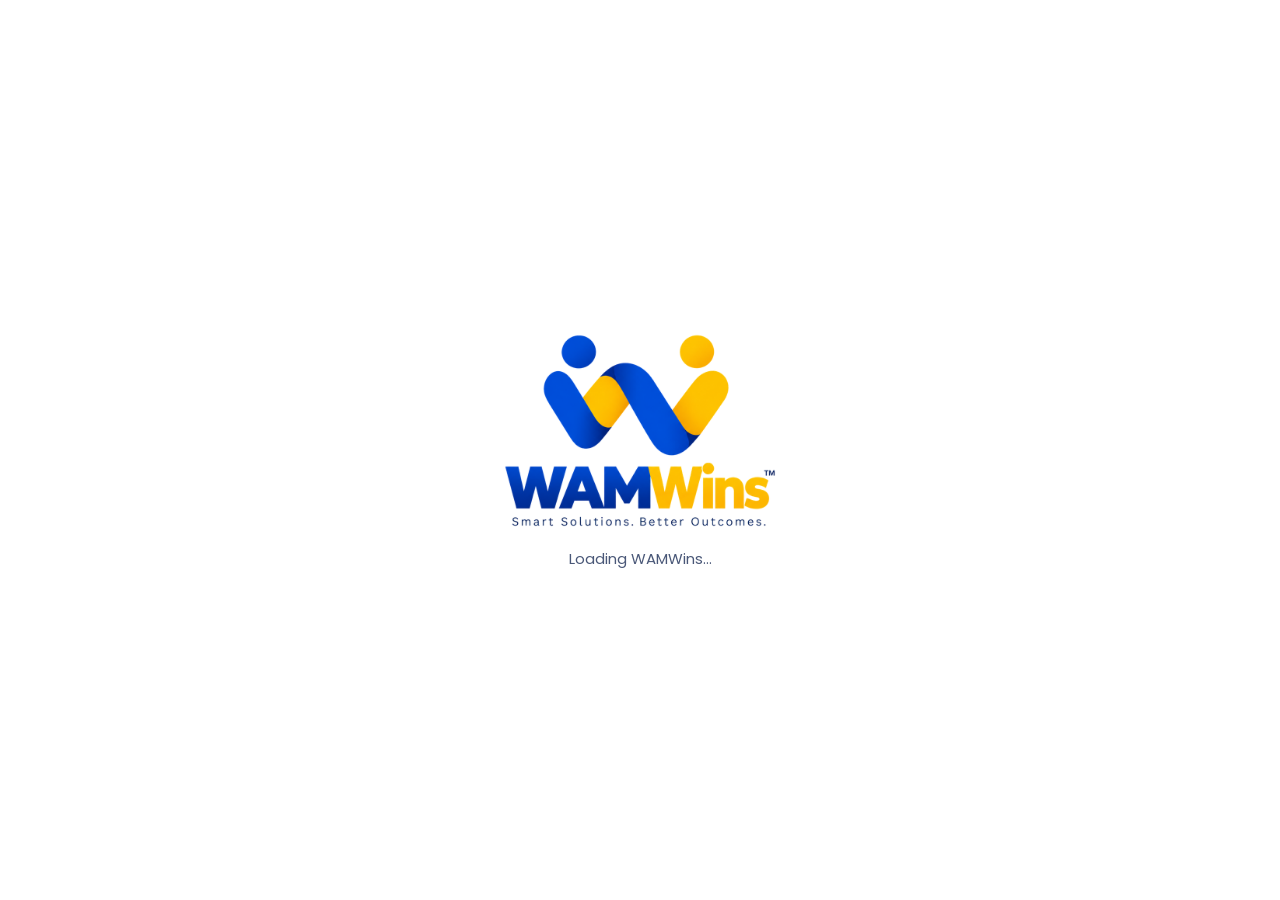
<file: wamwins-pwa/index.html>
<!doctype html>
<html lang="en">
<head>
  <meta charset="utf-8">
  <meta name="viewport" content="width=device-width, initial-scale=1, viewport-fit=cover">
  <meta http-equiv="Content-Security-Policy" content="default-src 'self'; img-src 'self' data: blob:; style-src 'self'; font-src 'self'; script-src 'self'; connect-src 'self' https:; object-src 'none'; base-uri 'self'; form-action 'self'">
  <meta name="referrer" content="no-referrer">
  <title>WAMWins</title>
  <meta name="description" content="WAMWins - smart solutions for your household kitchen, food and family needs.">
  <meta name="theme-color" content="#0B49D1">
  <meta name="color-scheme" content="light dark">
  <meta name="mobile-web-app-capable" content="yes">
  <meta name="apple-mobile-web-app-capable" content="yes">
  <meta name="apple-mobile-web-app-status-bar-style" content="black-translucent">
  <meta name="apple-mobile-web-app-title" content="WAMWins">
  <link rel="manifest" href="manifest.webmanifest">
  <link rel="icon" type="image/png" sizes="32x32" href="assets/icons/favicon-32.png">
  <link rel="apple-touch-icon" href="assets/icons/apple-touch-icon.png">
  <link rel="preload" href="assets/fonts/Poppins-Regular.ttf" as="font" type="font/ttf" crossorigin>
  <link rel="preload" href="assets/fonts/Poppins-Bold.ttf" as="font" type="font/ttf" crossorigin>
  <link rel="stylesheet" href="css/app.css">
  <script type="module" src="js/app.js"></script>
</head>
<body>
  <div id="app" aria-live="polite">
    <div class="boot" role="status">
      <picture class="brand-logo brand-logo--hero">
        <source media="(min-width: 640px) and (min-height: 500px)" srcset="assets/brand/logo-desktop.png">
        <img src="assets/brand/app-icon.png" alt="WAMWins" width="112" height="112">
      </picture>
      <p>Loading WAMWins…</p>
    </div>
  </div>
  <div id="toast-region" class="toast-region" role="status" aria-live="polite"></div>
  <noscript><p class="noscript">WAMWins needs JavaScript to run. Please enable it in your browser settings.</p></noscript>
</body>
</html>
</file>
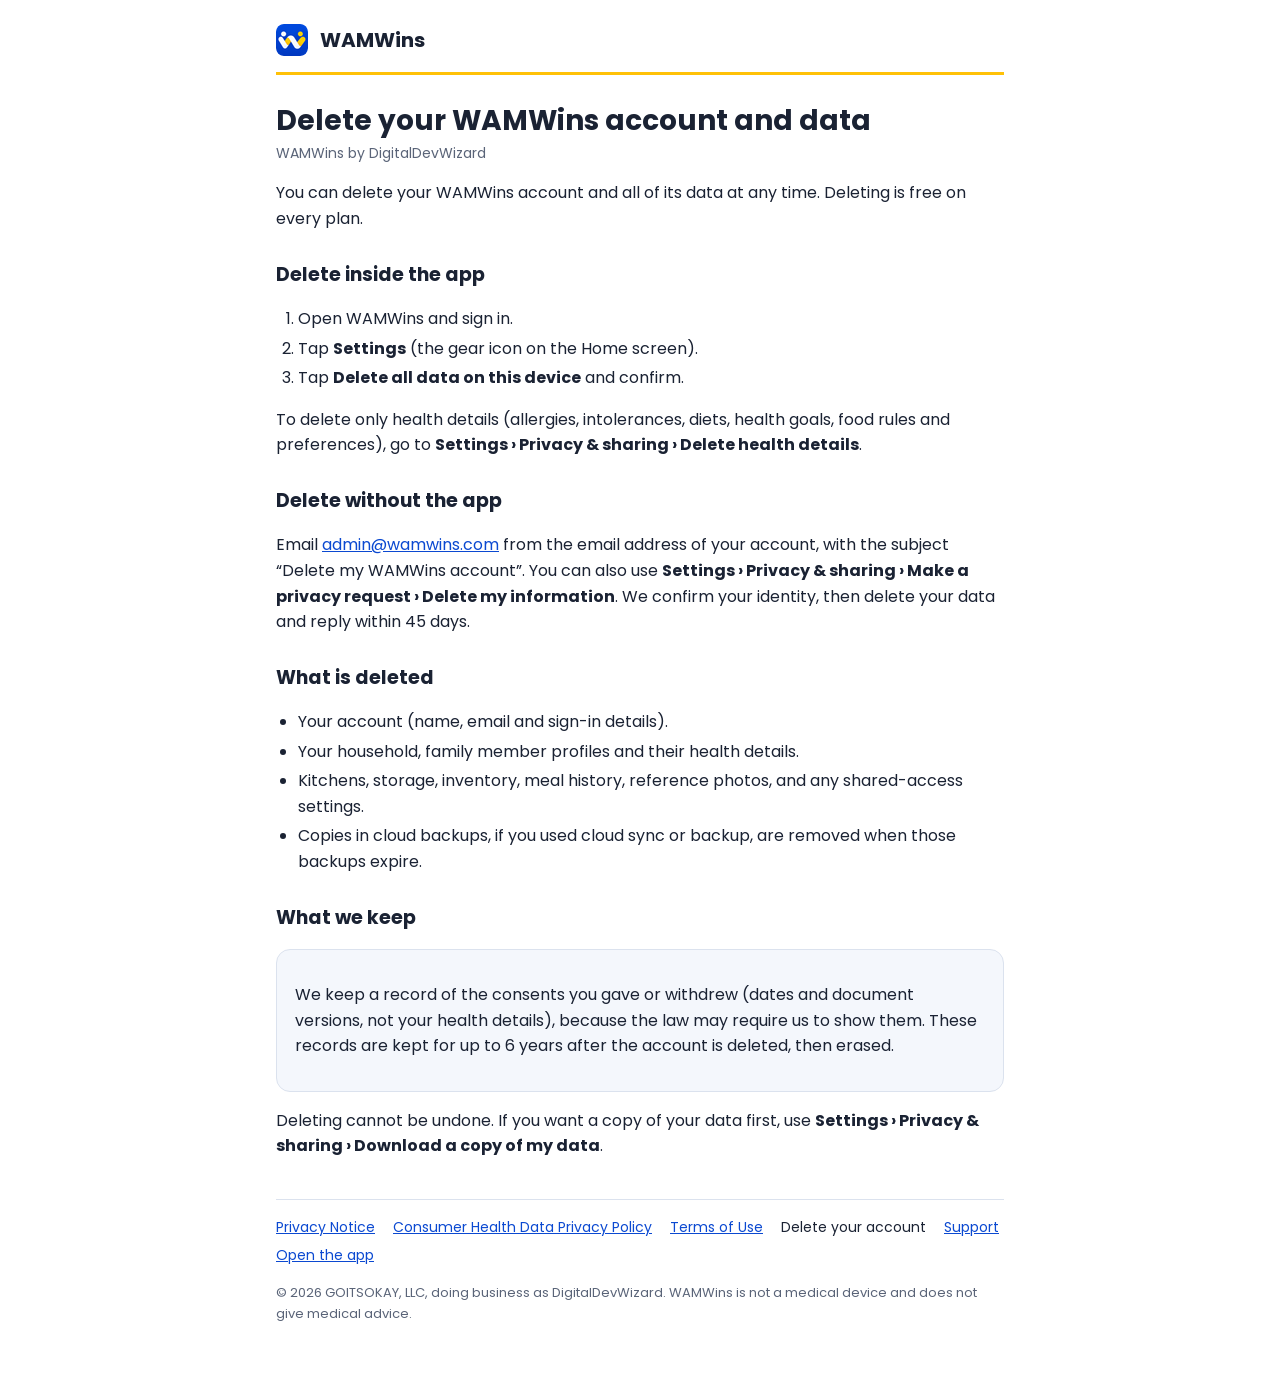
<file: wamwins-pwa/delete-account.html>
<!doctype html>
<html lang="en">
<head>
<meta charset="utf-8">
<meta name="viewport" content="width=device-width, initial-scale=1">
<title>Delete your WAMWins account · WAMWins</title>
<meta name="description" content="Delete your WAMWins account for the WAMWins app by GOITSOKAY, LLC (DigitalDevWizard).">
<meta http-equiv="Content-Security-Policy" content="default-src 'none'; img-src 'self'; style-src 'unsafe-inline'; font-src 'self'; base-uri 'none'; form-action 'none'">
<link rel="icon" type="image/png" sizes="32x32" href="assets/icons/favicon-32.png">
<link rel="canonical" href="https://wamwins.com/delete-account.html">
<style>
@font-face { font-family: Poppins; src: url(assets/fonts/Poppins-Regular.ttf) format("truetype"); font-weight: 400; font-display: swap; }
@font-face { font-family: Poppins; src: url(assets/fonts/Poppins-Bold.ttf) format("truetype"); font-weight: 700; font-display: swap; }
:root { --bg: #ffffff; --fg: #1a2233; --muted: #5a6478; --blue: #0b49d1; --line: #dbe2ee; --gold: #ffc107; --card: #f4f7fc; color-scheme: light; }
@media (prefers-color-scheme: dark) { :root { --bg: #0f1420; --fg: #e8ecf4; --muted: #a3adc2; --blue: #7aa7ff; --line: #2a3448; --card: #171e2d; color-scheme: dark; } }
* { box-sizing: border-box; }
body { margin: 0; background: var(--bg); color: var(--fg); font: 16px/1.6 Poppins, system-ui, -apple-system, "Segoe UI", Roboto, Arial, sans-serif; }
.wrap { max-width: 760px; margin: 0 auto; padding: 24px max(16px, env(safe-area-inset-left)) 64px; }
header { display: flex; align-items: center; gap: 12px; padding-bottom: 16px; border-bottom: 3px solid var(--gold); }
header a { color: var(--fg); text-decoration: none; font-weight: 700; font-size: 20px; }
header img { width: 32px; height: 32px; border-radius: 8px; }
h1 { font-size: 28px; line-height: 1.25; margin: 28px 0 4px; text-wrap: balance; }
h2 { font-size: 19px; margin: 28px 0 6px; }
.meta { color: var(--muted); font-size: 14px; margin: 0 0 16px; }
a { color: var(--blue); }
ul, ol { padding-left: 22px; } li { margin: 4px 0; }
.card { background: var(--card); border: 1px solid var(--line); border-radius: 14px; padding: 16px 18px; margin: 16px 0; }
nav { margin-top: 40px; padding-top: 16px; border-top: 1px solid var(--line); font-size: 14px; display: flex; flex-wrap: wrap; gap: 6px 18px; }
footer { color: var(--muted); font-size: 13px; margin-top: 16px; }
</style>
</head>
<body>
<div class="wrap">
<header><img src="assets/icons/favicon-32.png" alt=""><a href="./">WAMWins</a></header>
<main>
<h1>Delete your WAMWins account and data</h1>
<p class="meta">WAMWins by DigitalDevWizard</p>
<p>You can delete your WAMWins account and all of its data at any time. Deleting is free on every plan.</p>
<h2>Delete inside the app</h2>
<ol>
<li>Open WAMWins and sign in.</li>
<li>Tap <strong>Settings</strong> (the gear icon on the Home screen).</li>
<li>Tap <strong>Delete all data on this device</strong> and confirm.</li>
</ol>
<p>To delete only health details (allergies, intolerances, diets, health goals, food rules and preferences), go to <strong>Settings › Privacy &amp; sharing › Delete health details</strong>.</p>
<h2>Delete without the app</h2>
<p>Email <a href="mailto:admin@wamwins.com">admin@wamwins.com</a> from the email address of your account, with the subject “Delete my WAMWins account”. You can also use <strong>Settings › Privacy &amp; sharing › Make a privacy request › Delete my information</strong>. We confirm your identity, then delete your data and reply within 45 days.</p>
<h2>What is deleted</h2>
<ul>
<li>Your account (name, email and sign-in details).</li>
<li>Your household, family member profiles and their health details.</li>
<li>Kitchens, storage, inventory, meal history, reference photos, and any shared-access settings.</li>
<li>Copies in cloud backups, if you used cloud sync or backup, are removed when those backups expire.</li>
</ul>
<h2>What we keep</h2>
<div class="card"><p>We keep a record of the consents you gave or withdrew (dates and document versions, not your health details), because the law may require us to show them. These records are kept for up to 6 years after the account is deleted, then erased.</p></div>
<p>Deleting cannot be undone. If you want a copy of your data first, use <strong>Settings › Privacy &amp; sharing › Download a copy of my data</strong>.</p>
</main>
<nav aria-label="Legal and support"><a href="privacy.html">Privacy Notice</a><a href="health-data-policy.html">Consumer Health Data Privacy Policy</a><a href="terms.html">Terms of Use</a><span aria-current="page">Delete your account</span><a href="support.html">Support</a><a href="./">Open the app</a></nav>
<footer>© 2026 GOITSOKAY, LLC, doing business as DigitalDevWizard. WAMWins is not a medical device and does not give medical advice.</footer>
</div>
</body>
</html>
</file>
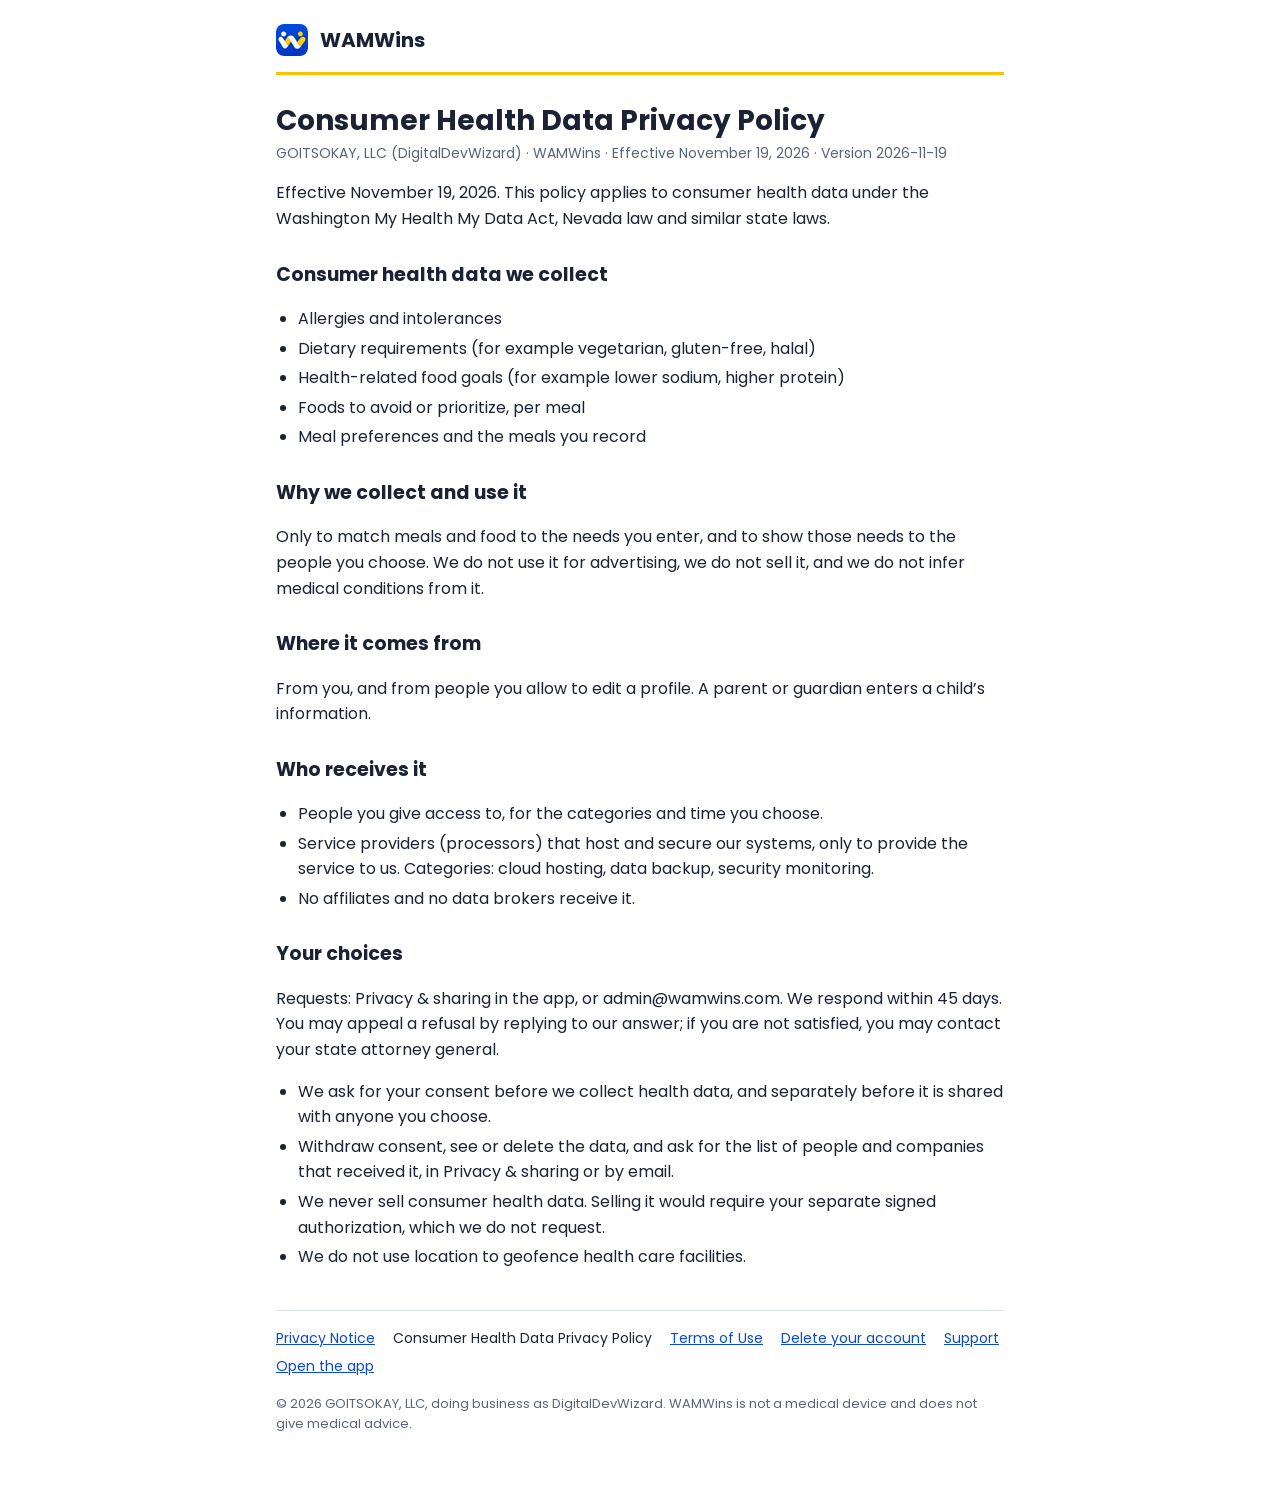
<file: wamwins-pwa/health-data-policy.html>
<!doctype html>
<html lang="en">
<head>
<meta charset="utf-8">
<meta name="viewport" content="width=device-width, initial-scale=1">
<title>Consumer Health Data Privacy Policy · WAMWins</title>
<meta name="description" content="Consumer Health Data Privacy Policy for the WAMWins app by GOITSOKAY, LLC (DigitalDevWizard).">
<meta http-equiv="Content-Security-Policy" content="default-src 'none'; img-src 'self'; style-src 'unsafe-inline'; font-src 'self'; base-uri 'none'; form-action 'none'">
<link rel="icon" type="image/png" sizes="32x32" href="assets/icons/favicon-32.png">
<link rel="canonical" href="https://wamwins.com/health-data-policy.html">
<style>
@font-face { font-family: Poppins; src: url(assets/fonts/Poppins-Regular.ttf) format("truetype"); font-weight: 400; font-display: swap; }
@font-face { font-family: Poppins; src: url(assets/fonts/Poppins-Bold.ttf) format("truetype"); font-weight: 700; font-display: swap; }
:root { --bg: #ffffff; --fg: #1a2233; --muted: #5a6478; --blue: #0b49d1; --line: #dbe2ee; --gold: #ffc107; --card: #f4f7fc; color-scheme: light; }
@media (prefers-color-scheme: dark) { :root { --bg: #0f1420; --fg: #e8ecf4; --muted: #a3adc2; --blue: #7aa7ff; --line: #2a3448; --card: #171e2d; color-scheme: dark; } }
* { box-sizing: border-box; }
body { margin: 0; background: var(--bg); color: var(--fg); font: 16px/1.6 Poppins, system-ui, -apple-system, "Segoe UI", Roboto, Arial, sans-serif; }
.wrap { max-width: 760px; margin: 0 auto; padding: 24px max(16px, env(safe-area-inset-left)) 64px; }
header { display: flex; align-items: center; gap: 12px; padding-bottom: 16px; border-bottom: 3px solid var(--gold); }
header a { color: var(--fg); text-decoration: none; font-weight: 700; font-size: 20px; }
header img { width: 32px; height: 32px; border-radius: 8px; }
h1 { font-size: 28px; line-height: 1.25; margin: 28px 0 4px; text-wrap: balance; }
h2 { font-size: 19px; margin: 28px 0 6px; }
.meta { color: var(--muted); font-size: 14px; margin: 0 0 16px; }
a { color: var(--blue); }
ul, ol { padding-left: 22px; } li { margin: 4px 0; }
.card { background: var(--card); border: 1px solid var(--line); border-radius: 14px; padding: 16px 18px; margin: 16px 0; }
nav { margin-top: 40px; padding-top: 16px; border-top: 1px solid var(--line); font-size: 14px; display: flex; flex-wrap: wrap; gap: 6px 18px; }
footer { color: var(--muted); font-size: 13px; margin-top: 16px; }
</style>
</head>
<body>
<div class="wrap">
<header><img src="assets/icons/favicon-32.png" alt=""><a href="./">WAMWins</a></header>
<main>
<h1>Consumer Health Data Privacy Policy</h1>
<p class="meta">GOITSOKAY, LLC (DigitalDevWizard) · WAMWins · Effective November 19, 2026 · Version 2026-11-19</p>
<section>
<p>Effective November 19, 2026. This policy applies to consumer health data under the Washington My Health My Data Act, Nevada law and similar state laws.</p></section>
<section><h2>Consumer health data we collect</h2>

<ul><li>Allergies and intolerances</li><li>Dietary requirements (for example vegetarian, gluten-free, halal)</li><li>Health-related food goals (for example lower sodium, higher protein)</li><li>Foods to avoid or prioritize, per meal</li><li>Meal preferences and the meals you record</li></ul></section>
<section><h2>Why we collect and use it</h2>
<p>Only to match meals and food to the needs you enter, and to show those needs to the people you choose. We do not use it for advertising, we do not sell it, and we do not infer medical conditions from it.</p></section>
<section><h2>Where it comes from</h2>
<p>From you, and from people you allow to edit a profile. A parent or guardian enters a child’s information.</p></section>
<section><h2>Who receives it</h2>

<ul><li>People you give access to, for the categories and time you choose.</li><li>Service providers (processors) that host and secure our systems, only to provide the service to us. Categories: cloud hosting, data backup, security monitoring.</li><li>No affiliates and no data brokers receive it.</li></ul></section>
<section><h2>Your choices</h2>
<p>Requests: Privacy &amp; sharing in the app, or admin@wamwins.com. We respond within 45 days. You may appeal a refusal by replying to our answer; if you are not satisfied, you may contact your state attorney general.</p>
<ul><li>We ask for your consent before we collect health data, and separately before it is shared with anyone you choose.</li><li>Withdraw consent, see or delete the data, and ask for the list of people and companies that received it, in Privacy &amp; sharing or by email.</li><li>We never sell consumer health data. Selling it would require your separate signed authorization, which we do not request.</li><li>We do not use location to geofence health care facilities.</li></ul></section>
</main>
<nav aria-label="Legal and support"><a href="privacy.html">Privacy Notice</a><span aria-current="page">Consumer Health Data Privacy Policy</span><a href="terms.html">Terms of Use</a><a href="delete-account.html">Delete your account</a><a href="support.html">Support</a><a href="./">Open the app</a></nav>
<footer>© 2026 GOITSOKAY, LLC, doing business as DigitalDevWizard. WAMWins is not a medical device and does not give medical advice.</footer>
</div>
</body>
</html>
</file>
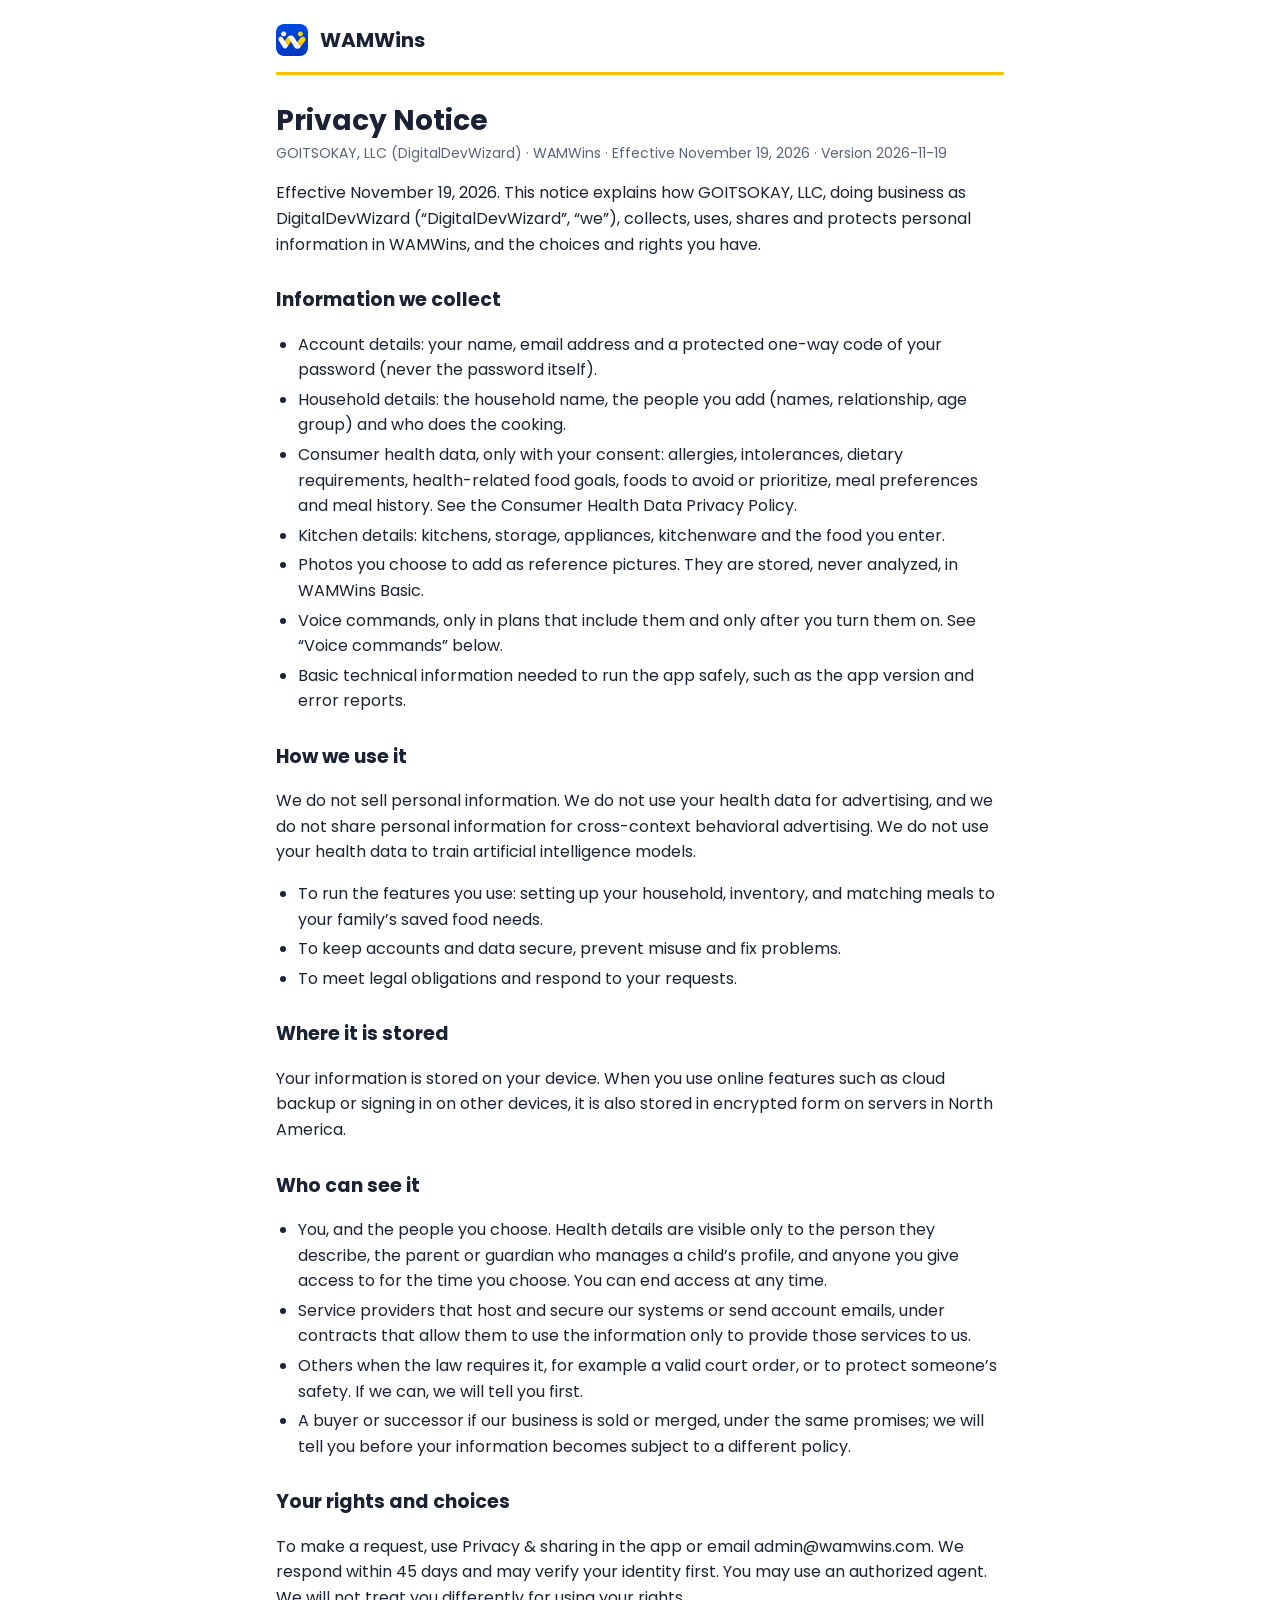
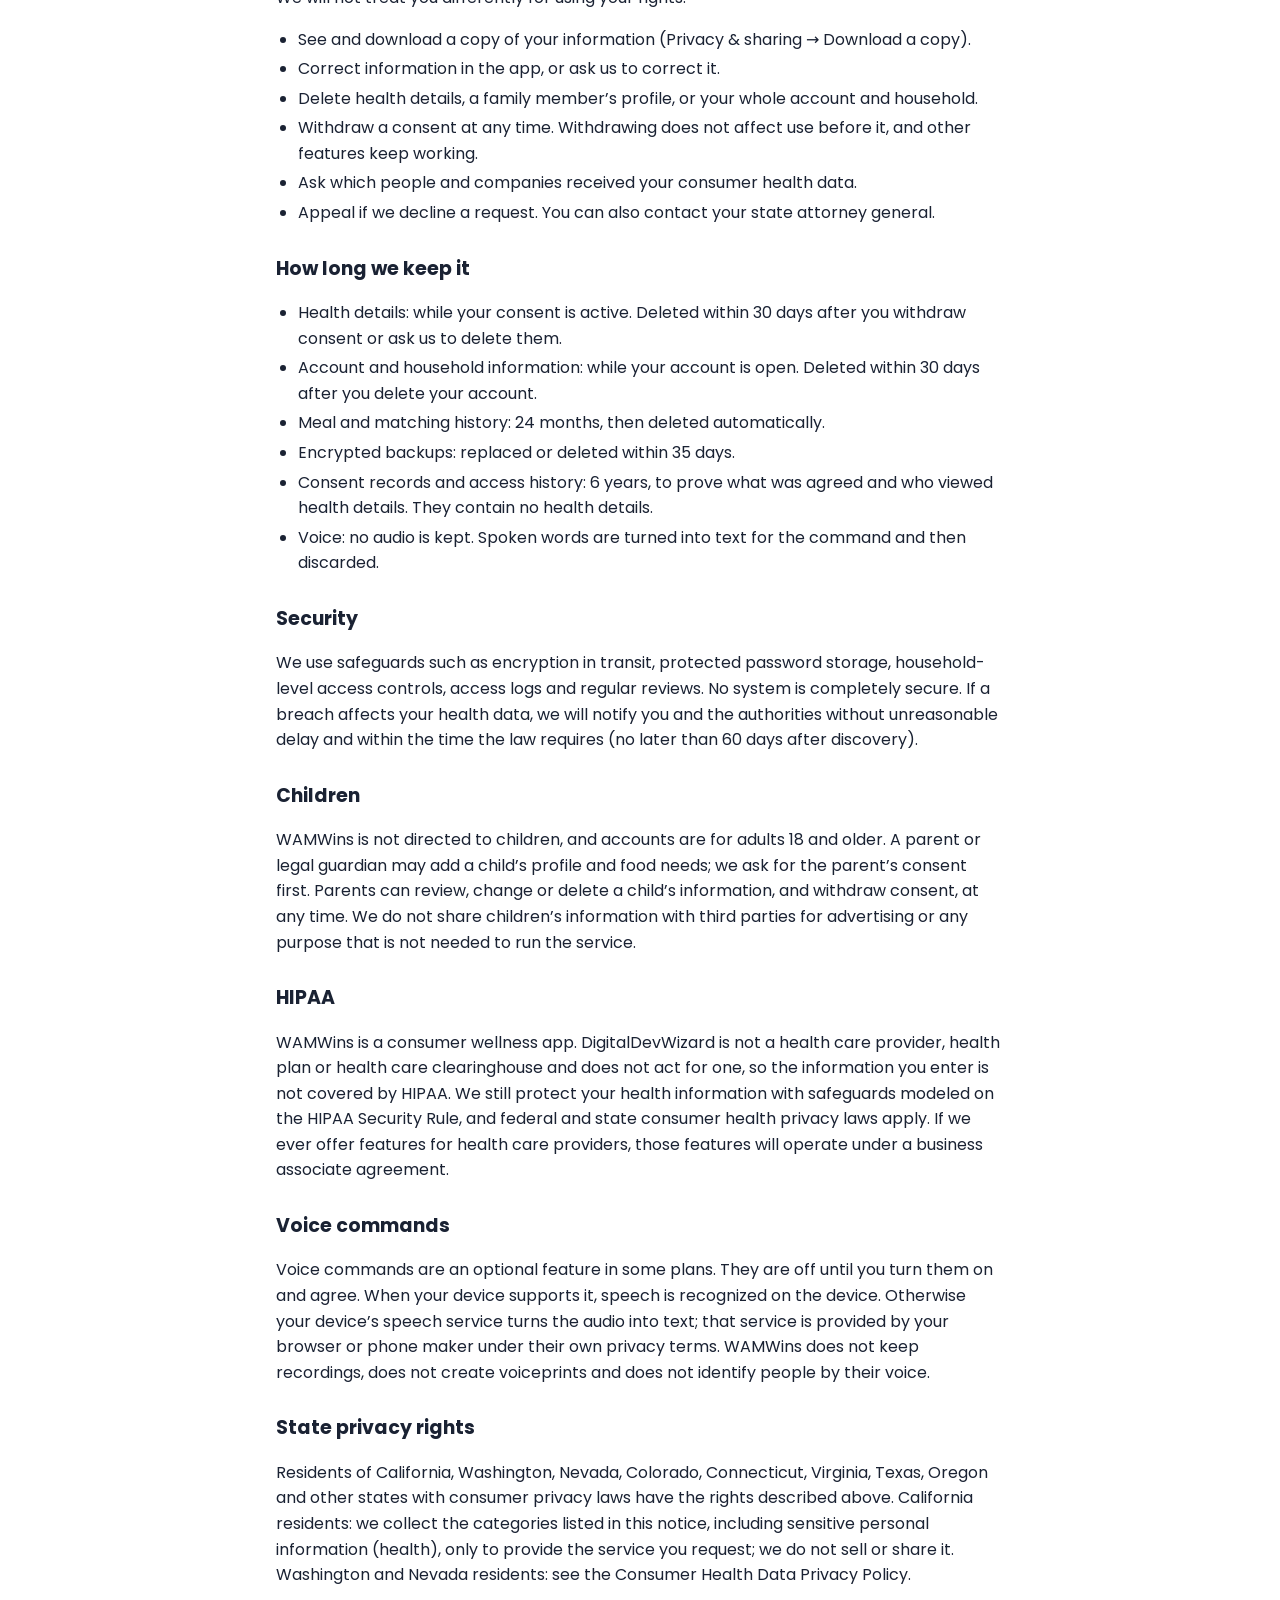
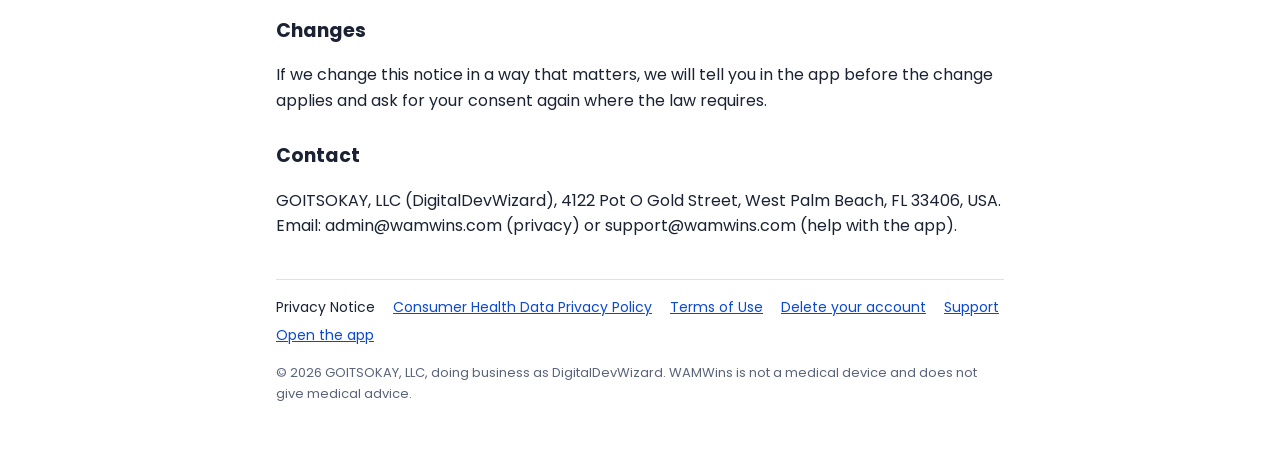
<file: wamwins-pwa/privacy.html>
<!doctype html>
<html lang="en">
<head>
<meta charset="utf-8">
<meta name="viewport" content="width=device-width, initial-scale=1">
<title>Privacy Notice · WAMWins</title>
<meta name="description" content="Privacy Notice for the WAMWins app by GOITSOKAY, LLC (DigitalDevWizard).">
<meta http-equiv="Content-Security-Policy" content="default-src 'none'; img-src 'self'; style-src 'unsafe-inline'; font-src 'self'; base-uri 'none'; form-action 'none'">
<link rel="icon" type="image/png" sizes="32x32" href="assets/icons/favicon-32.png">
<link rel="canonical" href="https://wamwins.com/privacy.html">
<style>
@font-face { font-family: Poppins; src: url(assets/fonts/Poppins-Regular.ttf) format("truetype"); font-weight: 400; font-display: swap; }
@font-face { font-family: Poppins; src: url(assets/fonts/Poppins-Bold.ttf) format("truetype"); font-weight: 700; font-display: swap; }
:root { --bg: #ffffff; --fg: #1a2233; --muted: #5a6478; --blue: #0b49d1; --line: #dbe2ee; --gold: #ffc107; --card: #f4f7fc; color-scheme: light; }
@media (prefers-color-scheme: dark) { :root { --bg: #0f1420; --fg: #e8ecf4; --muted: #a3adc2; --blue: #7aa7ff; --line: #2a3448; --card: #171e2d; color-scheme: dark; } }
* { box-sizing: border-box; }
body { margin: 0; background: var(--bg); color: var(--fg); font: 16px/1.6 Poppins, system-ui, -apple-system, "Segoe UI", Roboto, Arial, sans-serif; }
.wrap { max-width: 760px; margin: 0 auto; padding: 24px max(16px, env(safe-area-inset-left)) 64px; }
header { display: flex; align-items: center; gap: 12px; padding-bottom: 16px; border-bottom: 3px solid var(--gold); }
header a { color: var(--fg); text-decoration: none; font-weight: 700; font-size: 20px; }
header img { width: 32px; height: 32px; border-radius: 8px; }
h1 { font-size: 28px; line-height: 1.25; margin: 28px 0 4px; text-wrap: balance; }
h2 { font-size: 19px; margin: 28px 0 6px; }
.meta { color: var(--muted); font-size: 14px; margin: 0 0 16px; }
a { color: var(--blue); }
ul, ol { padding-left: 22px; } li { margin: 4px 0; }
.card { background: var(--card); border: 1px solid var(--line); border-radius: 14px; padding: 16px 18px; margin: 16px 0; }
nav { margin-top: 40px; padding-top: 16px; border-top: 1px solid var(--line); font-size: 14px; display: flex; flex-wrap: wrap; gap: 6px 18px; }
footer { color: var(--muted); font-size: 13px; margin-top: 16px; }
</style>
</head>
<body>
<div class="wrap">
<header><img src="assets/icons/favicon-32.png" alt=""><a href="./">WAMWins</a></header>
<main>
<h1>Privacy Notice</h1>
<p class="meta">GOITSOKAY, LLC (DigitalDevWizard) · WAMWins · Effective November 19, 2026 · Version 2026-11-19</p>
<section>
<p>Effective November 19, 2026. This notice explains how GOITSOKAY, LLC, doing business as DigitalDevWizard (“DigitalDevWizard”, “we”), collects, uses, shares and protects personal information in WAMWins, and the choices and rights you have.</p></section>
<section><h2>Information we collect</h2>

<ul><li>Account details: your name, email address and a protected one-way code of your password (never the password itself).</li><li>Household details: the household name, the people you add (names, relationship, age group) and who does the cooking.</li><li>Consumer health data, only with your consent: allergies, intolerances, dietary requirements, health-related food goals, foods to avoid or prioritize, meal preferences and meal history. See the Consumer Health Data Privacy Policy.</li><li>Kitchen details: kitchens, storage, appliances, kitchenware and the food you enter.</li><li>Photos you choose to add as reference pictures. They are stored, never analyzed, in WAMWins Basic.</li><li>Voice commands, only in plans that include them and only after you turn them on. See “Voice commands” below.</li><li>Basic technical information needed to run the app safely, such as the app version and error reports.</li></ul></section>
<section><h2>How we use it</h2>
<p>We do not sell personal information. We do not use your health data for advertising, and we do not share personal information for cross-context behavioral advertising. We do not use your health data to train artificial intelligence models.</p>
<ul><li>To run the features you use: setting up your household, inventory, and matching meals to your family’s saved food needs.</li><li>To keep accounts and data secure, prevent misuse and fix problems.</li><li>To meet legal obligations and respond to your requests.</li></ul></section>
<section><h2>Where it is stored</h2>
<p>Your information is stored on your device. When you use online features such as cloud backup or signing in on other devices, it is also stored in encrypted form on servers in North America.</p></section>
<section><h2>Who can see it</h2>

<ul><li>You, and the people you choose. Health details are visible only to the person they describe, the parent or guardian who manages a child’s profile, and anyone you give access to for the time you choose. You can end access at any time.</li><li>Service providers that host and secure our systems or send account emails, under contracts that allow them to use the information only to provide those services to us.</li><li>Others when the law requires it, for example a valid court order, or to protect someone’s safety. If we can, we will tell you first.</li><li>A buyer or successor if our business is sold or merged, under the same promises; we will tell you before your information becomes subject to a different policy.</li></ul></section>
<section><h2>Your rights and choices</h2>
<p>To make a request, use Privacy &amp; sharing in the app or email admin@wamwins.com. We respond within 45 days and may verify your identity first. You may use an authorized agent. We will not treat you differently for using your rights.</p>
<ul><li>See and download a copy of your information (Privacy &amp; sharing → Download a copy).</li><li>Correct information in the app, or ask us to correct it.</li><li>Delete health details, a family member’s profile, or your whole account and household.</li><li>Withdraw a consent at any time. Withdrawing does not affect use before it, and other features keep working.</li><li>Ask which people and companies received your consumer health data.</li><li>Appeal if we decline a request. You can also contact your state attorney general.</li></ul></section>
<section><h2>How long we keep it</h2>

<ul><li>Health details: while your consent is active. Deleted within 30 days after you withdraw consent or ask us to delete them.</li><li>Account and household information: while your account is open. Deleted within 30 days after you delete your account.</li><li>Meal and matching history: 24 months, then deleted automatically.</li><li>Encrypted backups: replaced or deleted within 35 days.</li><li>Consent records and access history: 6 years, to prove what was agreed and who viewed health details. They contain no health details.</li><li>Voice: no audio is kept. Spoken words are turned into text for the command and then discarded.</li></ul></section>
<section><h2>Security</h2>
<p>We use safeguards such as encryption in transit, protected password storage, household-level access controls, access logs and regular reviews. No system is completely secure. If a breach affects your health data, we will notify you and the authorities without unreasonable delay and within the time the law requires (no later than 60 days after discovery).</p></section>
<section><h2>Children</h2>
<p>WAMWins is not directed to children, and accounts are for adults 18 and older. A parent or legal guardian may add a child’s profile and food needs; we ask for the parent’s consent first. Parents can review, change or delete a child’s information, and withdraw consent, at any time. We do not share children’s information with third parties for advertising or any purpose that is not needed to run the service.</p></section>
<section><h2>HIPAA</h2>
<p>WAMWins is a consumer wellness app. DigitalDevWizard is not a health care provider, health plan or health care clearinghouse and does not act for one, so the information you enter is not covered by HIPAA. We still protect your health information with safeguards modeled on the HIPAA Security Rule, and federal and state consumer health privacy laws apply. If we ever offer features for health care providers, those features will operate under a business associate agreement.</p></section>
<section><h2>Voice commands</h2>
<p>Voice commands are an optional feature in some plans. They are off until you turn them on and agree. When your device supports it, speech is recognized on the device. Otherwise your device’s speech service turns the audio into text; that service is provided by your browser or phone maker under their own privacy terms. WAMWins does not keep recordings, does not create voiceprints and does not identify people by their voice.</p></section>
<section><h2>State privacy rights</h2>
<p>Residents of California, Washington, Nevada, Colorado, Connecticut, Virginia, Texas, Oregon and other states with consumer privacy laws have the rights described above. California residents: we collect the categories listed in this notice, including sensitive personal information (health), only to provide the service you request; we do not sell or share it. Washington and Nevada residents: see the Consumer Health Data Privacy Policy.</p></section>
<section><h2>Changes</h2>
<p>If we change this notice in a way that matters, we will tell you in the app before the change applies and ask for your consent again where the law requires.</p></section>
<section><h2>Contact</h2>
<p>GOITSOKAY, LLC (DigitalDevWizard), 4122 Pot O Gold Street, West Palm Beach, FL 33406, USA. Email: admin@wamwins.com (privacy) or support@wamwins.com (help with the app).</p></section>
</main>
<nav aria-label="Legal and support"><span aria-current="page">Privacy Notice</span><a href="health-data-policy.html">Consumer Health Data Privacy Policy</a><a href="terms.html">Terms of Use</a><a href="delete-account.html">Delete your account</a><a href="support.html">Support</a><a href="./">Open the app</a></nav>
<footer>© 2026 GOITSOKAY, LLC, doing business as DigitalDevWizard. WAMWins is not a medical device and does not give medical advice.</footer>
</div>
</body>
</html>
</file>
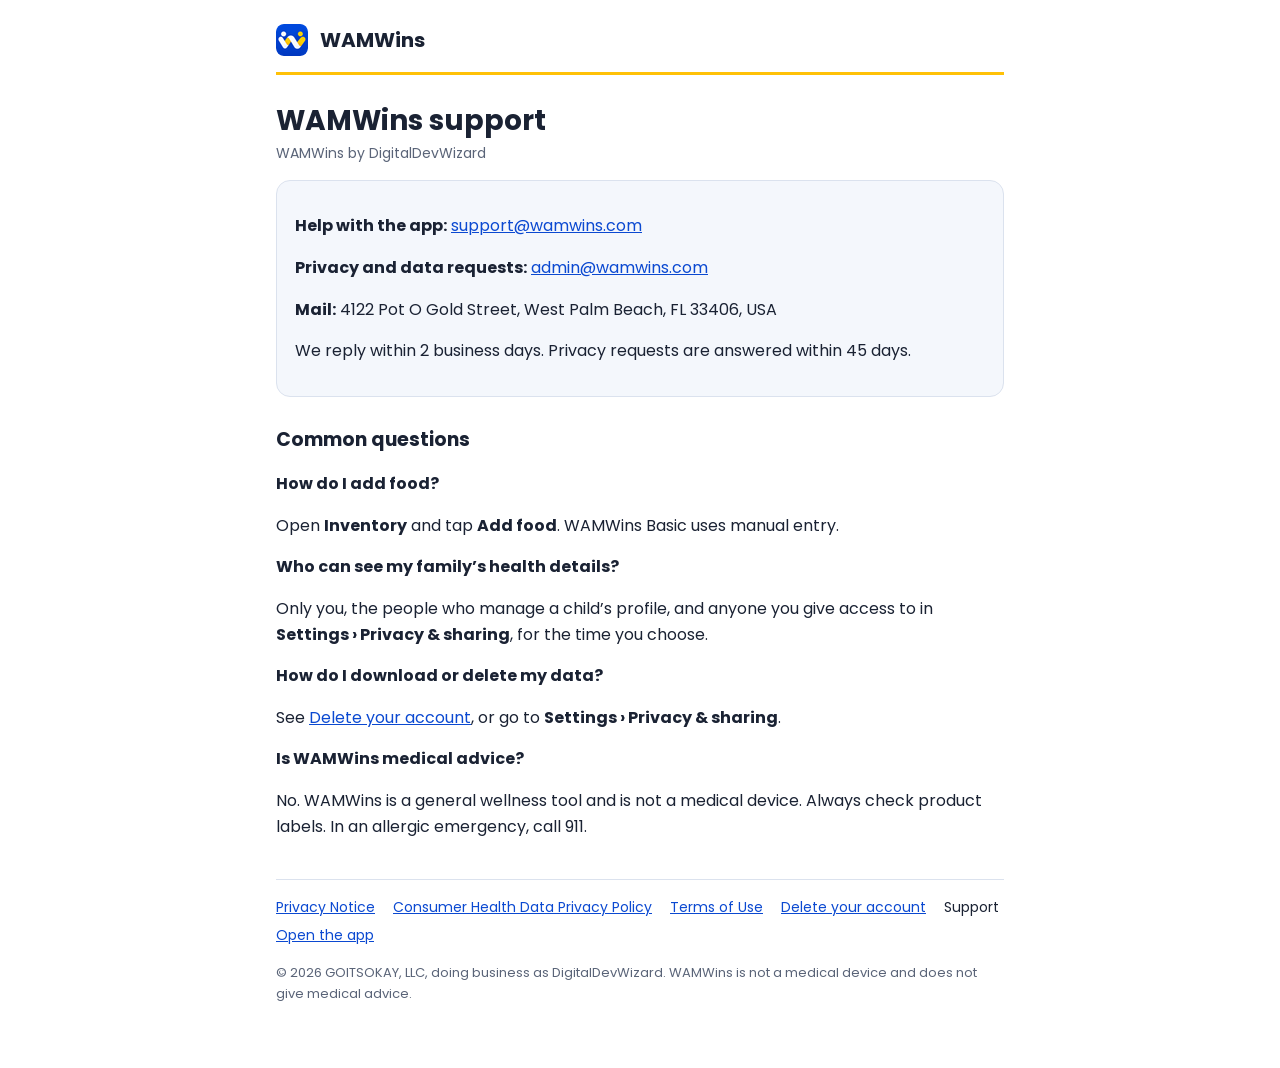
<file: wamwins-pwa/support.html>
<!doctype html>
<html lang="en">
<head>
<meta charset="utf-8">
<meta name="viewport" content="width=device-width, initial-scale=1">
<title>Support · WAMWins</title>
<meta name="description" content="Support for the WAMWins app by GOITSOKAY, LLC (DigitalDevWizard).">
<meta http-equiv="Content-Security-Policy" content="default-src 'none'; img-src 'self'; style-src 'unsafe-inline'; font-src 'self'; base-uri 'none'; form-action 'none'">
<link rel="icon" type="image/png" sizes="32x32" href="assets/icons/favicon-32.png">
<link rel="canonical" href="https://wamwins.com/support.html">
<style>
@font-face { font-family: Poppins; src: url(assets/fonts/Poppins-Regular.ttf) format("truetype"); font-weight: 400; font-display: swap; }
@font-face { font-family: Poppins; src: url(assets/fonts/Poppins-Bold.ttf) format("truetype"); font-weight: 700; font-display: swap; }
:root { --bg: #ffffff; --fg: #1a2233; --muted: #5a6478; --blue: #0b49d1; --line: #dbe2ee; --gold: #ffc107; --card: #f4f7fc; color-scheme: light; }
@media (prefers-color-scheme: dark) { :root { --bg: #0f1420; --fg: #e8ecf4; --muted: #a3adc2; --blue: #7aa7ff; --line: #2a3448; --card: #171e2d; color-scheme: dark; } }
* { box-sizing: border-box; }
body { margin: 0; background: var(--bg); color: var(--fg); font: 16px/1.6 Poppins, system-ui, -apple-system, "Segoe UI", Roboto, Arial, sans-serif; }
.wrap { max-width: 760px; margin: 0 auto; padding: 24px max(16px, env(safe-area-inset-left)) 64px; }
header { display: flex; align-items: center; gap: 12px; padding-bottom: 16px; border-bottom: 3px solid var(--gold); }
header a { color: var(--fg); text-decoration: none; font-weight: 700; font-size: 20px; }
header img { width: 32px; height: 32px; border-radius: 8px; }
h1 { font-size: 28px; line-height: 1.25; margin: 28px 0 4px; text-wrap: balance; }
h2 { font-size: 19px; margin: 28px 0 6px; }
.meta { color: var(--muted); font-size: 14px; margin: 0 0 16px; }
a { color: var(--blue); }
ul, ol { padding-left: 22px; } li { margin: 4px 0; }
.card { background: var(--card); border: 1px solid var(--line); border-radius: 14px; padding: 16px 18px; margin: 16px 0; }
nav { margin-top: 40px; padding-top: 16px; border-top: 1px solid var(--line); font-size: 14px; display: flex; flex-wrap: wrap; gap: 6px 18px; }
footer { color: var(--muted); font-size: 13px; margin-top: 16px; }
</style>
</head>
<body>
<div class="wrap">
<header><img src="assets/icons/favicon-32.png" alt=""><a href="./">WAMWins</a></header>
<main>
<h1>WAMWins support</h1>
<p class="meta">WAMWins by DigitalDevWizard</p>
<div class="card"><p><strong>Help with the app:</strong> <a href="mailto:support@wamwins.com">support@wamwins.com</a></p><p><strong>Privacy and data requests:</strong> <a href="mailto:admin@wamwins.com">admin@wamwins.com</a></p><p><strong>Mail:</strong> 4122 Pot O Gold Street, West Palm Beach, FL 33406, USA</p><p>We reply within 2 business days. Privacy requests are answered within 45 days.</p></div>
<h2>Common questions</h2>
<h3 style="font-size:16px;margin:16px 0 4px">How do I add food?</h3><p>Open <strong>Inventory</strong> and tap <strong>Add food</strong>. WAMWins Basic uses manual entry.</p>
<h3 style="font-size:16px;margin:16px 0 4px">Who can see my family’s health details?</h3><p>Only you, the people who manage a child’s profile, and anyone you give access to in <strong>Settings › Privacy &amp; sharing</strong>, for the time you choose.</p>
<h3 style="font-size:16px;margin:16px 0 4px">How do I download or delete my data?</h3><p>See <a href="delete-account.html">Delete your account</a>, or go to <strong>Settings › Privacy &amp; sharing</strong>.</p>
<h3 style="font-size:16px;margin:16px 0 4px">Is WAMWins medical advice?</h3><p>No. WAMWins is a general wellness tool and is not a medical device. Always check product labels. In an allergic emergency, call 911.</p>
</main>
<nav aria-label="Legal and support"><a href="privacy.html">Privacy Notice</a><a href="health-data-policy.html">Consumer Health Data Privacy Policy</a><a href="terms.html">Terms of Use</a><a href="delete-account.html">Delete your account</a><span aria-current="page">Support</span><a href="./">Open the app</a></nav>
<footer>© 2026 GOITSOKAY, LLC, doing business as DigitalDevWizard. WAMWins is not a medical device and does not give medical advice.</footer>
</div>
</body>
</html>
</file>
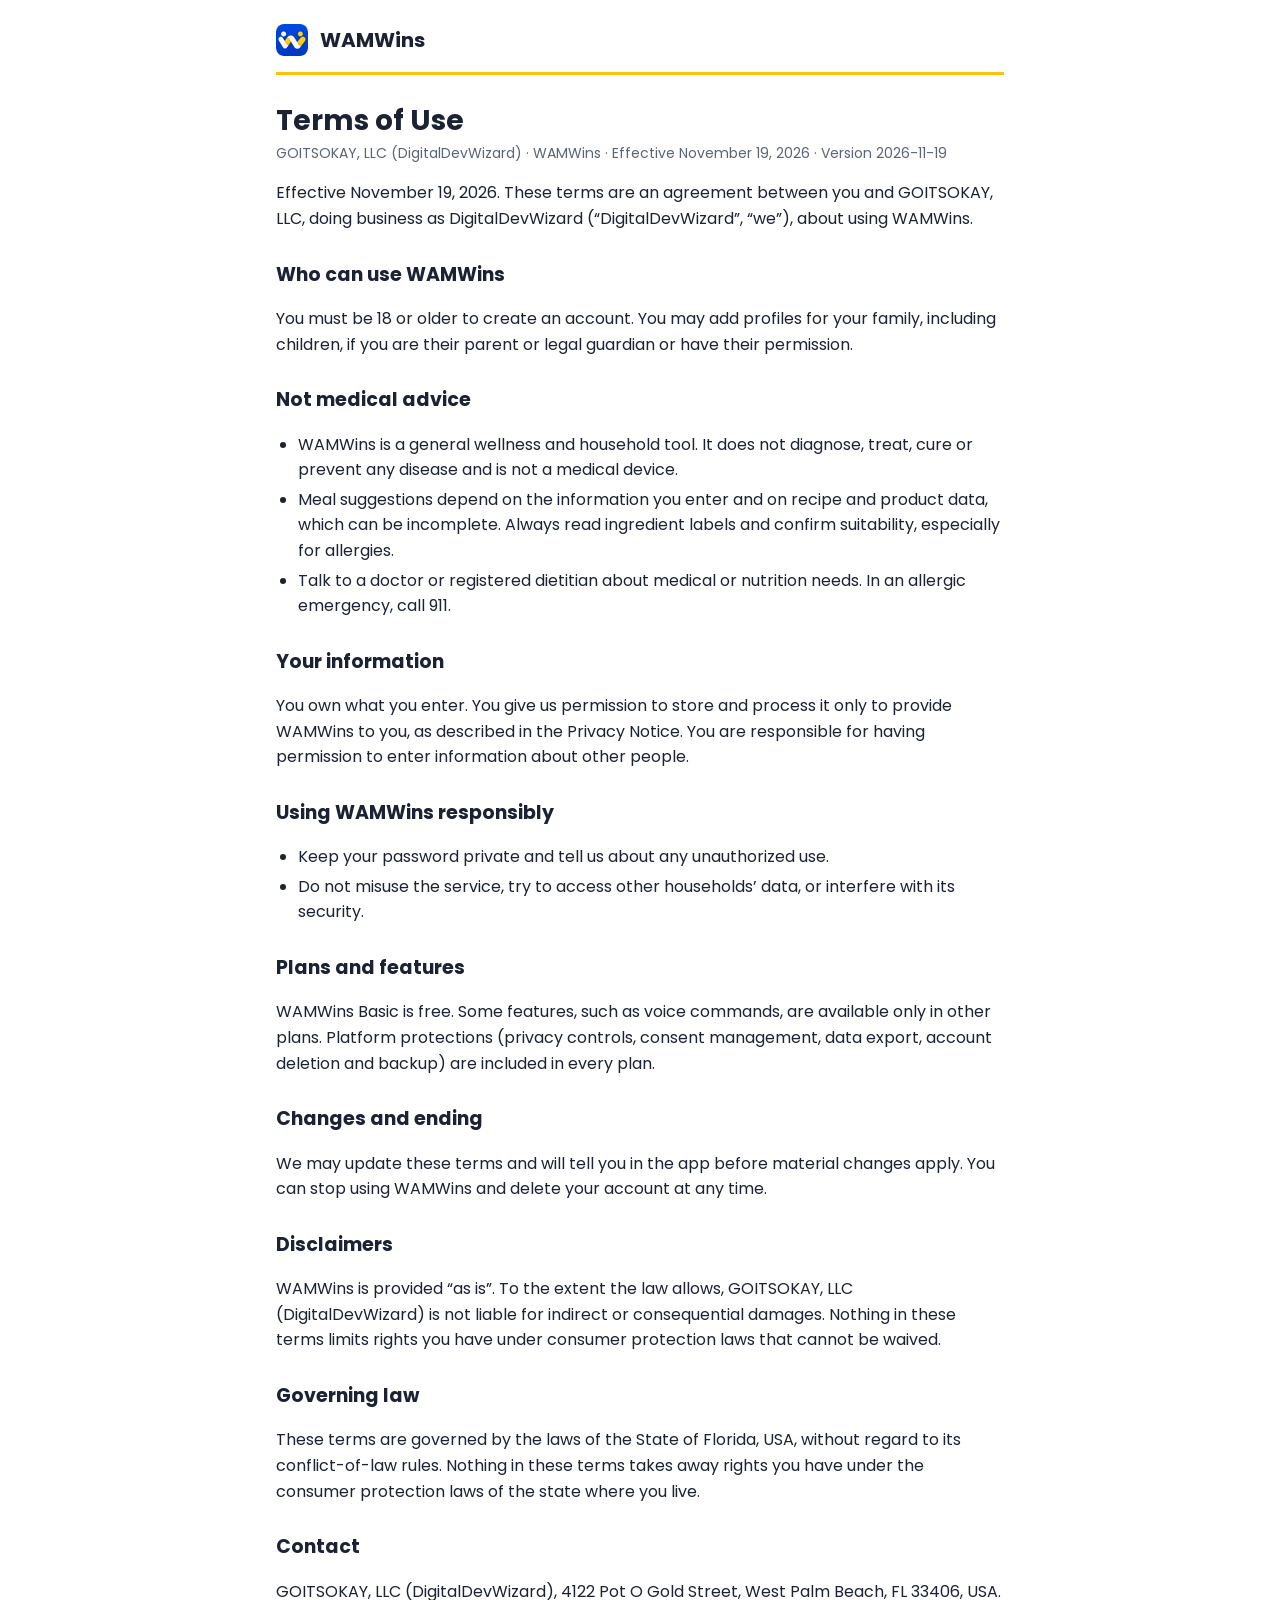
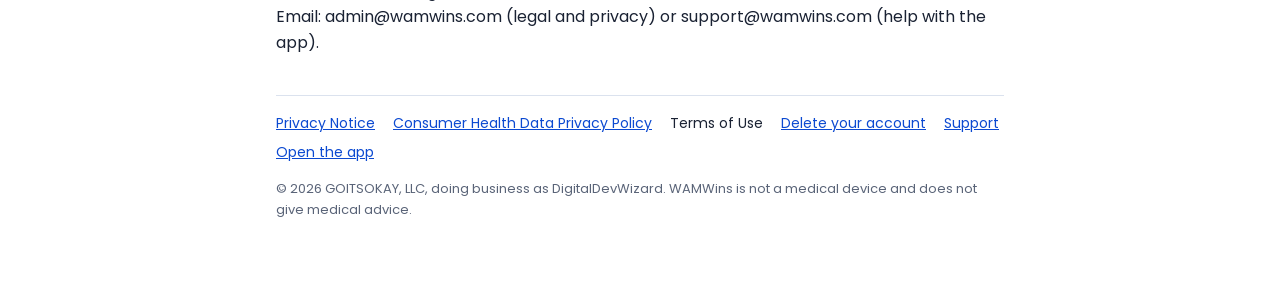
<file: wamwins-pwa/terms.html>
<!doctype html>
<html lang="en">
<head>
<meta charset="utf-8">
<meta name="viewport" content="width=device-width, initial-scale=1">
<title>Terms of Use · WAMWins</title>
<meta name="description" content="Terms of Use for the WAMWins app by GOITSOKAY, LLC (DigitalDevWizard).">
<meta http-equiv="Content-Security-Policy" content="default-src 'none'; img-src 'self'; style-src 'unsafe-inline'; font-src 'self'; base-uri 'none'; form-action 'none'">
<link rel="icon" type="image/png" sizes="32x32" href="assets/icons/favicon-32.png">
<link rel="canonical" href="https://wamwins.com/terms.html">
<style>
@font-face { font-family: Poppins; src: url(assets/fonts/Poppins-Regular.ttf) format("truetype"); font-weight: 400; font-display: swap; }
@font-face { font-family: Poppins; src: url(assets/fonts/Poppins-Bold.ttf) format("truetype"); font-weight: 700; font-display: swap; }
:root { --bg: #ffffff; --fg: #1a2233; --muted: #5a6478; --blue: #0b49d1; --line: #dbe2ee; --gold: #ffc107; --card: #f4f7fc; color-scheme: light; }
@media (prefers-color-scheme: dark) { :root { --bg: #0f1420; --fg: #e8ecf4; --muted: #a3adc2; --blue: #7aa7ff; --line: #2a3448; --card: #171e2d; color-scheme: dark; } }
* { box-sizing: border-box; }
body { margin: 0; background: var(--bg); color: var(--fg); font: 16px/1.6 Poppins, system-ui, -apple-system, "Segoe UI", Roboto, Arial, sans-serif; }
.wrap { max-width: 760px; margin: 0 auto; padding: 24px max(16px, env(safe-area-inset-left)) 64px; }
header { display: flex; align-items: center; gap: 12px; padding-bottom: 16px; border-bottom: 3px solid var(--gold); }
header a { color: var(--fg); text-decoration: none; font-weight: 700; font-size: 20px; }
header img { width: 32px; height: 32px; border-radius: 8px; }
h1 { font-size: 28px; line-height: 1.25; margin: 28px 0 4px; text-wrap: balance; }
h2 { font-size: 19px; margin: 28px 0 6px; }
.meta { color: var(--muted); font-size: 14px; margin: 0 0 16px; }
a { color: var(--blue); }
ul, ol { padding-left: 22px; } li { margin: 4px 0; }
.card { background: var(--card); border: 1px solid var(--line); border-radius: 14px; padding: 16px 18px; margin: 16px 0; }
nav { margin-top: 40px; padding-top: 16px; border-top: 1px solid var(--line); font-size: 14px; display: flex; flex-wrap: wrap; gap: 6px 18px; }
footer { color: var(--muted); font-size: 13px; margin-top: 16px; }
</style>
</head>
<body>
<div class="wrap">
<header><img src="assets/icons/favicon-32.png" alt=""><a href="./">WAMWins</a></header>
<main>
<h1>Terms of Use</h1>
<p class="meta">GOITSOKAY, LLC (DigitalDevWizard) · WAMWins · Effective November 19, 2026 · Version 2026-11-19</p>
<section>
<p>Effective November 19, 2026. These terms are an agreement between you and GOITSOKAY, LLC, doing business as DigitalDevWizard (“DigitalDevWizard”, “we”), about using WAMWins.</p></section>
<section><h2>Who can use WAMWins</h2>
<p>You must be 18 or older to create an account. You may add profiles for your family, including children, if you are their parent or legal guardian or have their permission.</p></section>
<section><h2>Not medical advice</h2>

<ul><li>WAMWins is a general wellness and household tool. It does not diagnose, treat, cure or prevent any disease and is not a medical device.</li><li>Meal suggestions depend on the information you enter and on recipe and product data, which can be incomplete. Always read ingredient labels and confirm suitability, especially for allergies.</li><li>Talk to a doctor or registered dietitian about medical or nutrition needs. In an allergic emergency, call 911.</li></ul></section>
<section><h2>Your information</h2>
<p>You own what you enter. You give us permission to store and process it only to provide WAMWins to you, as described in the Privacy Notice. You are responsible for having permission to enter information about other people.</p></section>
<section><h2>Using WAMWins responsibly</h2>

<ul><li>Keep your password private and tell us about any unauthorized use.</li><li>Do not misuse the service, try to access other households’ data, or interfere with its security.</li></ul></section>
<section><h2>Plans and features</h2>
<p>WAMWins Basic is free. Some features, such as voice commands, are available only in other plans. Platform protections (privacy controls, consent management, data export, account deletion and backup) are included in every plan.</p></section>
<section><h2>Changes and ending</h2>
<p>We may update these terms and will tell you in the app before material changes apply. You can stop using WAMWins and delete your account at any time.</p></section>
<section><h2>Disclaimers</h2>
<p>WAMWins is provided “as is”. To the extent the law allows, GOITSOKAY, LLC (DigitalDevWizard) is not liable for indirect or consequential damages. Nothing in these terms limits rights you have under consumer protection laws that cannot be waived.</p></section>
<section><h2>Governing law</h2>
<p>These terms are governed by the laws of the State of Florida, USA, without regard to its conflict-of-law rules. Nothing in these terms takes away rights you have under the consumer protection laws of the state where you live.</p></section>
<section><h2>Contact</h2>
<p>GOITSOKAY, LLC (DigitalDevWizard), 4122 Pot O Gold Street, West Palm Beach, FL 33406, USA. Email: admin@wamwins.com (legal and privacy) or support@wamwins.com (help with the app).</p></section>
</main>
<nav aria-label="Legal and support"><a href="privacy.html">Privacy Notice</a><a href="health-data-policy.html">Consumer Health Data Privacy Policy</a><span aria-current="page">Terms of Use</span><a href="delete-account.html">Delete your account</a><a href="support.html">Support</a><a href="./">Open the app</a></nav>
<footer>© 2026 GOITSOKAY, LLC, doing business as DigitalDevWizard. WAMWins is not a medical device and does not give medical advice.</footer>
</div>
</body>
</html>
</file>
<file: wamwins-pwa/css/app.css>
/* =============================================================================
   WAMWins design system - brand board: Poppins; Royal Blue #0B49D1, Golden Yellow
   #FFC107, Clean White #FFFFFF, Light Gray #E8EEF7. Mobile-first; tablet >= 640px;
   desktop >= 1024px. Light + dark themes. Safe-area aware (notches, home bars).
   ============================================================================= */
@font-face { font-family: "Poppins"; src: url("../assets/fonts/Poppins-Regular.ttf") format("truetype"); font-weight: 400; font-display: swap; }
@font-face { font-family: "Poppins"; src: url("../assets/fonts/Poppins-Medium.ttf") format("truetype"); font-weight: 500; font-display: swap; }
@font-face { font-family: "Poppins"; src: url("../assets/fonts/Poppins-Bold.ttf") format("truetype"); font-weight: 600 700; font-display: swap; }

:root {
  --blue: #0B49D1; --blue-600: #0A3FB4; --blue-700: #08358F; --blue-50: #EEF3FD;
  --yellow: #FFC107; --yellow-600: #E6A900; --yellow-50: #FFF6D9;
  --white: #FFFFFF; --gray: #E8EEF7; --navy: #0A2463;
  --bg: #FFFFFF; --surface: #FFFFFF; --surface-2: var(--gray); --text: var(--navy); --text-2: #4A5878; --line: #D3DCEB;
  --brand-field: var(--blue); --on-brand: #FFFFFF; --accent: var(--yellow); --on-accent: var(--navy);
  --danger: #C62828; --danger-bg: #FDECEC; --ok: #13795B; --ok-bg: #E6F5EF;
  --focus: 0 0 0 3px #FFC107, 0 0 0 5px var(--blue);
  --radius-s: 10px; --radius-m: 16px; --radius-l: 28px;
  --font: "Poppins", "Segoe UI", system-ui, -apple-system, Roboto, "Helvetica Neue", Arial, sans-serif;
  --step--1: 0.8125rem; --step-0: 0.9375rem; --step-1: 1.0625rem; --step-2: 1.375rem; --step-3: 1.75rem; --step-4: 2.25rem;
  --pad: 20px; --bar-h: 76px;
  color-scheme: light;
  box-sizing: border-box;
  padding-top: env(safe-area-inset-top, 0px);
  padding-bottom: env(safe-area-inset-bottom, 0px);
}
@media (prefers-color-scheme: dark) {
  :root:not([data-theme="light"]) {
    --bg: #071433; --surface: #0D1E47; --surface-2: #13285C; --text: #EEF3FD; --text-2: #A9B8D9; --line: #24396E;
    --blue-50: #13285C; --yellow-50: #3A3110; --danger-bg: #3B1416; --ok-bg: #0E3327; --danger: #FF8A80; --ok: #6FDBB3;
    --brand-field: #0B49D1; color-scheme: dark;
  }
}
:root[data-theme="dark"] {
  --bg: #071433; --surface: #0D1E47; --surface-2: #13285C; --text: #EEF3FD; --text-2: #A9B8D9; --line: #24396E;
  --blue-50: #13285C; --yellow-50: #3A3110; --danger-bg: #3B1416; --ok-bg: #0E3327; --danger: #FF8A80; --ok: #6FDBB3; color-scheme: dark;
}
html { scroll-padding-top: env(safe-area-inset-top, 0px); -webkit-text-size-adjust: 100%; height: 100%; }
*, *::before, *::after { box-sizing: inherit; }
body { margin: 0; min-height: 100%; background: var(--bg); color: var(--text); font: 400 var(--step-0)/1.55 var(--font); -webkit-font-smoothing: antialiased; }
img { max-width: 100%; display: block; }
h1, h2, h3 { font-weight: 700; line-height: 1.2; margin: 0; letter-spacing: -0.01em; }
h1 { font-size: var(--step-3); } h2 { font-size: var(--step-2); } h3 { font-size: var(--step-1); }
p { margin: 0; }
a { color: var(--blue); } :root[data-theme="dark"] a { color: #8FB0FF; }
button, input, select, textarea { font: inherit; color: inherit; }
:focus-visible { outline: none; box-shadow: var(--focus); border-radius: 8px; }
.sr-only { position: absolute; width: 1px; height: 1px; overflow: hidden; clip: rect(0 0 0 0); white-space: nowrap; }
.noscript { padding: 24px; }

/* ---------- boot ---------- */
.boot { min-height: calc(100dvh - env(safe-area-inset-top) - env(safe-area-inset-bottom)); display: grid; place-content: center; justify-items: center; gap: 16px; color: var(--text-2); }
.boot .brand-logo img { width: 112px; height: 112px; }

/* ---------- wordmark (brand board: WAM blue, Wins yellow) ---------- */
.wordmark { font-weight: 700; letter-spacing: -0.02em; line-height: 1; white-space: nowrap; }
.wordmark .wam { color: var(--blue); } .wordmark .wins { color: var(--yellow); }
.on-brand .wordmark .wam { color: #fff; }
:root[data-theme="dark"] .wordmark .wam { color: #fff; }
@media (prefers-color-scheme: dark) { :root:not([data-theme="light"]) .wordmark .wam { color: #fff; } :root:not([data-theme="light"]) a { color: #8FB0FF; } }
.tagline { letter-spacing: 0.08em; font-size: var(--step--1); color: var(--text-2); }

/* ---------- buttons ---------- */
.btn { display: inline-flex; align-items: center; justify-content: center; gap: 8px; min-height: 52px; padding: 0 22px; border-radius: 999px;
  border: 2px solid transparent; font-weight: 500; font-size: var(--step-1); cursor: pointer; text-decoration: none; -webkit-tap-highlight-color: transparent;
  transition: background-color .15s ease, transform .1s ease; }
.btn:active { transform: scale(0.98); }
.btn[disabled] { opacity: .55; cursor: not-allowed; transform: none; }
.btn-primary { background: var(--accent); color: var(--on-accent); }
.btn-primary:hover:not([disabled]) { background: var(--yellow-600); }
.btn-blue { background: var(--blue); color: #fff; }
.btn-blue:hover:not([disabled]) { background: var(--blue-600); }
.btn-ghost { background: transparent; color: var(--text); border-color: var(--line); }
.btn-ghost:hover { background: var(--surface-2); }
.btn-text { background: none; border: 0; color: var(--blue); min-height: 44px; padding: 0 8px; font-weight: 500; cursor: pointer; }
:root[data-theme="dark"] .btn-text { color: #8FB0FF; }
.btn-block { width: 100%; }
.btn-danger { background: var(--danger-bg); color: var(--danger); }

/* ---------- forms ---------- */
.field { display: grid; gap: 6px; }
.field > label, .label { font-weight: 500; font-size: var(--step-0); }
.hint { color: var(--text-2); font-size: var(--step--1); }
.input { width: 100%; min-height: 52px; padding: 12px 16px; border-radius: var(--radius-s); border: 1.5px solid var(--line); background: var(--surface); font-size: 16px; }
.input:focus { border-color: var(--blue); box-shadow: 0 0 0 3px color-mix(in srgb, var(--blue) 25%, transparent); outline: none; }
.input[aria-invalid="true"] { border-color: var(--danger); }
.field-error { color: var(--danger); font-size: var(--step--1); min-height: 1em; }
.pw-wrap { position: relative; }
.pw-wrap .input { padding-right: 76px; }
.pw-wrap .btn-text { position: absolute; right: 4px; top: 4px; }
.meter { height: 6px; border-radius: 3px; background: var(--surface-2); overflow: hidden; }
.meter > span { display: block; height: 100%; width: 0; background: var(--danger); transition: width .2s; }
.meter[data-score="2"] > span { background: var(--yellow-600); } .meter[data-score="3"] > span, .meter[data-score="4"] > span { background: var(--ok); }
.check { display: grid; grid-template-columns: 24px 1fr; gap: 12px; align-items: start; padding: 10px 0; cursor: pointer; }
.check input { width: 22px; height: 22px; margin: 2px 0 0; accent-color: var(--blue); }
.form-error { background: var(--danger-bg); color: var(--danger); border-radius: var(--radius-s); padding: 12px 14px; font-size: var(--step-0); }
.form-error:empty { display: none; }
.stack { display: grid; gap: 16px; } .stack-s { display: grid; gap: 8px; } .stack-l { display: grid; gap: 28px; }
.row { display: flex; gap: 12px; align-items: center; flex-wrap: wrap; }
.grid-2 { display: grid; gap: 16px; } @media (min-width: 640px) { .grid-2 { grid-template-columns: 1fr 1fr; } }

/* ---------- chips & steppers (answer controls) ---------- */
.chips { display: flex; flex-wrap: wrap; gap: 8px; }
.chip { min-height: 44px; padding: 8px 16px; border-radius: 999px; border: 1.5px solid var(--line); background: var(--surface); cursor: pointer; font-weight: 500; font-size: var(--step-0); }
.chip[aria-pressed="true"] { background: var(--blue); border-color: var(--blue); color: #fff; }
.chip.warn[aria-pressed="true"] { background: var(--danger); border-color: var(--danger); }
.choice-list { display: grid; gap: 8px; }
.choice { display: flex; align-items: center; gap: 12px; padding: 14px 16px; border: 1.5px solid var(--line); border-radius: var(--radius-m); background: var(--surface); cursor: pointer; text-align: left; min-height: 56px; }
.choice[aria-checked="true"] { border-color: var(--blue); background: var(--blue-50); }
.choice .dot { width: 20px; height: 20px; border-radius: 50%; border: 2px solid var(--line); flex: none; }
.choice[aria-checked="true"] .dot { border: 6px solid var(--blue); }
.counter-list { display: grid; gap: 0; border-top: 1px solid var(--line); }
.counter { display: flex; align-items: center; justify-content: space-between; gap: 12px; padding: 10px 0; border-bottom: 1px solid var(--line); min-height: 60px; }
.counter .name { font-weight: 500; } .counter .sub { color: var(--text-2); font-size: var(--step--1); }
.stepper { display: inline-flex; align-items: center; gap: 4px; }
.stepper button { width: 44px; height: 44px; border-radius: 50%; border: 1.5px solid var(--line); background: var(--surface); font-size: 22px; line-height: 1; cursor: pointer; }
.stepper button:disabled { opacity: .35; cursor: default; }
.stepper output { min-width: 32px; text-align: center; font-weight: 700; font-size: var(--step-1); }
.counter.has-value .name { color: var(--blue); } :root[data-theme="dark"] .counter.has-value .name { color: #8FB0FF; }

/* ---------- toasts ---------- */
.toast-region { position: fixed; left: 50%; transform: translateX(-50%); bottom: calc(16px + env(safe-area-inset-bottom, 0px)); z-index: 50; display: grid; gap: 8px; width: min(92vw, 420px); pointer-events: none; }
.toast { background: var(--navy); color: #fff; padding: 12px 16px; border-radius: var(--radius-s); display: flex; gap: 12px; align-items: center; justify-content: space-between; pointer-events: auto; box-shadow: 0 8px 24px rgba(10,36,99,.25); }
:root[data-theme="dark"] .toast { background: #EEF3FD; color: var(--navy); }
.toast .btn-text { color: var(--yellow); }

body:has(.actionbar) .toast-region { bottom: calc(var(--bar-h) + 16px + env(safe-area-inset-bottom, 0px)); }
body:has(.tree-sheet) .toast-region { bottom: calc(var(--bar-h) + 68px + env(safe-area-inset-bottom, 0px)); }
.food-fields { grid-column: 1 / -1; display: grid; grid-template-columns: minmax(0, 1fr) minmax(0, 1fr); gap: 8px; }
.food-fields .mini:last-child { grid-column: 1 / -1; }
@media (min-width: 560px) { .food-fields { grid-template-columns: minmax(0, 0.8fr) minmax(0, 1fr) minmax(0, 1.6fr); } .food-fields .mini:last-child { grid-column: auto; } }
.mini { display: grid; gap: 4px; font-size: var(--step--1); color: var(--text-2); min-width: 0; }
.mini .input { min-height: 46px; padding: 8px 12px; color: var(--text); min-width: 0; width: 100%; }

/* =============================================================================
   AUTH SCREENS: brand field (logo + tagline) above a sheet on phones; side by side on desktop
   ============================================================================= */
.auth { min-height: calc(100dvh - env(safe-area-inset-top) - env(safe-area-inset-bottom)); display: grid; grid-template-rows: auto 1fr; background: var(--brand-field); }
.auth-brand { color: #fff; padding: 28px var(--pad) 36px; display: grid; justify-items: center; text-align: center; gap: 12px; }
.auth-brand .brand-logo img { width: 96px; height: 96px; filter: drop-shadow(0 10px 18px rgba(0,0,0,.25)); }
.brand-text { display: grid; justify-items: center; gap: 12px; }
.auth-brand .wordmark { font-size: 2.25rem; }
.auth-brand .tagline { color: #DCE6FB; }
.auth-sheet { background: var(--bg); border-radius: var(--radius-l) var(--radius-l) 0 0; padding: 28px var(--pad) calc(24px + env(safe-area-inset-bottom, 0px)); }
.auth-sheet-inner { max-width: 440px; margin: 0 auto; display: grid; gap: 20px; }
.auth-sheet h1 { font-size: var(--step-3); }
.welcome-points { display: grid; gap: 14px; margin: 4px 0 8px; padding: 0; list-style: none; }
.welcome-points li { display: grid; grid-template-columns: 40px 1fr; gap: 12px; align-items: start; }
.welcome-points .ico { width: 40px; height: 40px; border-radius: 12px; display: grid; place-items: center; background: var(--blue-50); color: var(--blue); }
.welcome-points .ico.y { background: var(--yellow-50); color: #8A6400; }
:root[data-theme="dark"] .welcome-points .ico { color: #8FB0FF; } :root[data-theme="dark"] .welcome-points .ico.y { color: var(--yellow); }
.welcome-points b { display: block; font-weight: 500; }
.welcome-points span { color: var(--text-2); font-size: var(--step--1); }
.privacy-line { display: flex; gap: 10px; align-items: flex-start; color: var(--text-2); font-size: var(--step--1); }
.privacy-line svg { flex: none; margin-top: 2px; color: var(--ok); }
.auth-switch { text-align: center; color: var(--text-2); }
@media (max-height: 640px) and (orientation: landscape) {           /* phones in landscape */
  .auth { grid-template-columns: minmax(220px, 34%) 1fr; grid-template-rows: none; }
  .auth-brand { align-content: center; padding: 16px; } .auth-brand .brand-logo img { width: 64px; height: 64px; }
  .auth-sheet { border-radius: var(--radius-l) 0 0 var(--radius-l); overflow-y: auto; max-height: calc(100dvh - env(safe-area-inset-top) - env(safe-area-inset-bottom)); }
}
@media (min-width: 1024px) {
  .auth { grid-template-columns: minmax(380px, 44%) 1fr; grid-template-rows: none; }
  .auth-brand { align-content: center; padding: 48px; gap: 18px; }
  .auth-sheet { border-radius: var(--radius-l) 0 0 var(--radius-l); display: grid; align-content: center; padding: 48px; }
}

/* =============================================================================
   APP FRAME (profiling + home): top bar, content, thumb-reach action bar
   ============================================================================= */
.frame { min-height: calc(100dvh - env(safe-area-inset-top) - env(safe-area-inset-bottom)); display: grid; grid-template-rows: auto 1fr auto; }
.topbar { position: sticky; top: env(safe-area-inset-top, 0px); z-index: 20; background: var(--bg); border-bottom: 1px solid var(--line);
  display: flex; align-items: center; gap: 12px; padding: 10px var(--pad); min-height: 60px; }
body::before { content: ""; position: fixed; inset: 0 0 auto; height: env(safe-area-inset-top, 0px); z-index: 30; background: var(--bg); }
.topbar .brand { display: flex; align-items: center; gap: 10px; text-decoration: none; }
.topbar .brand .brand-logo img { width: 36px; height: 36px; }
.topbar .brand .wordmark { font-size: 1.25rem; }
.topbar .spacer { flex: 1; }
.icon-btn { width: 44px; height: 44px; border-radius: 50%; display: grid; place-items: center; border: 0; background: transparent; cursor: pointer; color: var(--text); }
.icon-btn:hover { background: var(--surface-2); }
.content { padding: 20px var(--pad) 28px; width: 100%; max-width: 680px; margin: 0 auto; }
.actionbar { position: sticky; bottom: 0; z-index: 20; background: var(--bg); border-top: 1px solid var(--line);
  padding: 12px var(--pad) calc(12px + env(safe-area-inset-bottom, 0px)); display: flex; gap: 12px; }
.actionbar .btn { flex: 1; }
.actionbar .btn-ghost { flex: 0 0 auto; }

/* progress (sequence of 5 inquiry steps - numbers are meaningful here) */
.progress { display: grid; gap: 8px; margin-bottom: 20px; }
.progress-track { display: grid; grid-template-columns: repeat(5, 1fr); gap: 6px; }
.progress-track span { height: 6px; border-radius: 3px; background: var(--surface-2); }
.progress-track span.done { background: var(--blue); } .progress-track span.now { background: var(--yellow); }
.progress-label { color: var(--text-2); font-size: var(--step--1); }
.q-head { display: grid; gap: 6px; margin-bottom: 20px; }
.q-head p { color: var(--text-2); }
.q-block { display: grid; gap: 12px; padding: 20px 0; border-top: 1px solid var(--line); }
.q-block:first-of-type { border-top: 0; padding-top: 0; }
.q-block > h2 { font-size: var(--step-1); }
.kitchen-tabs { display: flex; gap: 8px; overflow-x: auto; padding-bottom: 4px; margin-bottom: 8px; scrollbar-width: none; }
.kitchen-tabs .chip { flex: none; }

/* family cards */
.member { border: 1.5px solid var(--line); border-radius: var(--radius-m); padding: 16px; display: grid; gap: 14px; background: var(--surface); }
.member-head { display: flex; align-items: center; gap: 12px; }
.avatar { width: 44px; height: 44px; border-radius: 50%; background: var(--yellow); color: var(--navy); display: grid; place-items: center; font-weight: 700; flex: none; }
.member-head .who { flex: 1; min-width: 0; } .member-head .who b { display: block; font-weight: 500; } .member-head .who span { color: var(--text-2); font-size: var(--step--1); }
.tag { display: inline-flex; align-items: center; gap: 4px; padding: 2px 10px; border-radius: 999px; font-size: var(--step--1); font-weight: 500; background: var(--surface-2); }
.tag.danger { background: var(--danger-bg); color: var(--danger); } .tag.ok { background: var(--ok-bg); color: var(--ok); } .tag.blue { background: var(--blue-50); color: var(--blue); }
:root[data-theme="dark"] .tag.blue { color: #8FB0FF; }
details.disclosure { border-top: 1px solid var(--line); padding-top: 10px; }
details.disclosure summary { cursor: pointer; font-weight: 500; min-height: 40px; display: flex; align-items: center; list-style: none; }
details.disclosure summary::-webkit-details-marker { display: none; }
details.disclosure summary::after { content: "+"; margin-left: auto; font-size: 20px; color: var(--text-2); }
details.disclosure[open] summary::after { content: "–"; }
details.disclosure > div { display: grid; gap: 10px; padding: 6px 0 4px; }

/* inventory rows */
.inv-row { display: grid; grid-template-columns: 1fr auto; gap: 4px 12px; padding: 12px 0; border-bottom: 1px solid var(--line); align-items: center; }
.inv-row .meta { color: var(--text-2); font-size: var(--step--1); }
.search-results { border: 1.5px solid var(--line); border-radius: var(--radius-s); max-height: 280px; overflow-y: auto; background: var(--surface); }
.search-results button { display: flex; width: 100%; justify-content: space-between; gap: 8px; padding: 12px 14px; border: 0; border-bottom: 1px solid var(--line); background: none; cursor: pointer; text-align: left; min-height: 48px; }
.search-results button:hover, .search-results button:focus-visible { background: var(--blue-50); }
.empty { text-align: center; color: var(--text-2); padding: 24px 12px; border: 1.5px dashed var(--line); border-radius: var(--radius-m); }

/* =============================================================================
   THE LIVE HOUSEHOLD TREE (the one bold element): grows as answers are given
   ============================================================================= */
.tree-panel { background: var(--brand-field); color: #fff; }
.tree-panel h2 { font-size: var(--step-1); display: flex; align-items: baseline; gap: 10px; }
.tree-panel .count { color: var(--yellow); font-size: var(--step--1); font-weight: 500; }
.tree-panel .tree-note { color: #DCE6FB; font-size: var(--step--1); }
.tree { list-style: none; margin: 0; padding: 0; font-size: var(--step-0); }
.tree ul { list-style: none; margin: 0; padding-left: 18px; border-left: 2px solid rgba(255,255,255,.28); margin-left: 9px; }
.tree li { padding: 4px 0 4px 8px; position: relative; }
.tree ul > li::before { content: ""; position: absolute; left: -18px; top: 16px; width: 16px; border-top: 2px solid rgba(255,255,255,.28); }
.tree .node { display: inline-flex; align-items: center; gap: 8px; }
.tree .node .kind { width: 10px; height: 10px; border-radius: 3px; background: var(--yellow); flex: none; }
.tree .node.kitchen .kind { border-radius: 50%; background: #fff; }
.tree .node.storage .kind { background: var(--yellow); }
.tree .node.section .kind { background: transparent; border: 2px solid rgba(255,255,255,.7); }
.tree .node.items { color: #FFE38A; font-size: var(--step--1); }
.tree .node.fresh { animation: grow .45s ease-out; }
@keyframes grow { from { opacity: 0; transform: translateX(-6px); } to { opacity: 1; transform: none; } }
.module-pills { display: flex; flex-wrap: wrap; gap: 6px; }
.module-pills span { background: rgba(255,255,255,.14); border-radius: 999px; padding: 4px 10px; font-size: var(--step--1); }
.module-pills span.on { background: var(--yellow); color: var(--navy); font-weight: 500; }

/* phone: tree lives in a pull-up sheet above the action bar */
.tree-sheet { position: fixed; left: 0; right: 0; bottom: calc(var(--bar-h) + env(safe-area-inset-bottom, 0px)); z-index: 15;
  border-radius: var(--radius-l) var(--radius-l) 0 0; padding: 0 var(--pad) 16px; max-height: 62dvh; overflow-y: auto; transform: translateY(calc(100% - 52px)); transition: transform .25s ease; box-shadow: 0 -8px 24px rgba(10,36,99,.25); }
.tree-sheet.open { transform: none; }
.tree-sheet .handle { position: sticky; top: 0; display: flex; align-items: center; gap: 10px; width: 100%; min-height: 52px; background: var(--brand-field); color: #fff; border: 0; cursor: pointer; font-weight: 500; padding: 0; }
.tree-sheet .handle::before { content: ""; width: 36px; height: 4px; border-radius: 2px; background: rgba(255,255,255,.5); position: absolute; left: 50%; top: 6px; transform: translateX(-50%); }
.tree-sheet .handle .count { margin-left: auto; color: var(--yellow); }
.tree-sheet .tree-body { display: grid; gap: 14px; padding-top: 4px; }
.has-tree-sheet .content { padding-bottom: 80px; }

/* tablet+desktop: profiling becomes split view with the tree beside the questions */
/* short landscape phones get the same split layout (questions left, household right) */
@media (min-width: 700px) and (max-height: 520px) {
  .topbar { position: static; min-height: 48px; padding-top: 4px; padding-bottom: 4px; }
  .actionbar { padding-top: 8px; padding-bottom: calc(8px + env(safe-area-inset-bottom, 0px)); }
  .actionbar .btn { min-height: 46px; }
  .progress { margin-bottom: 12px; }
}
@media (min-width: 900px), (min-width: 700px) and (max-height: 520px) {
  .frame.split { grid-template-columns: minmax(0, 1fr) minmax(260px, 380px); grid-template-rows: auto 1fr auto; }
  .frame.split .topbar { grid-column: 1; }
  .frame.split .content { grid-column: 1; max-width: 720px; }
  .frame.split .actionbar { grid-column: 1; }
  .frame.split .tree-sheet { position: sticky; top: 0; grid-column: 2; grid-row: 1 / 4; transform: none; border-radius: 0; max-height: 100dvh; box-shadow: none; padding: 20px; align-self: start; height: calc(100dvh - env(safe-area-inset-top) - env(safe-area-inset-bottom)); }
  .frame.split .tree-sheet .handle { cursor: default; pointer-events: none; font-size: var(--step-1); }
  .frame.split .tree-sheet .handle::before { display: none; }
  .has-tree-sheet .content { padding-bottom: 28px; }
}
@media (min-width: 1024px) {
  :root { --pad: 32px; }
  .content { padding-top: 32px; }
  .actionbar { justify-content: flex-end; } .actionbar .btn { flex: 0 0 auto; min-width: 180px; }
}

/* =============================================================================
   HOME (after profiling)
   ============================================================================= */
.hello { display: grid; gap: 4px; margin-bottom: 20px; }
.hello p { color: var(--text-2); }
.stats { display: grid; grid-template-columns: repeat(2, 1fr); gap: 1px; background: var(--line); border: 1px solid var(--line); border-radius: var(--radius-m); overflow: hidden; margin-bottom: 24px; }
.stats div { background: var(--surface); padding: 14px 16px; }
.stats b { display: block; font-size: var(--step-3); font-weight: 700; color: var(--blue); line-height: 1.1; }
:root[data-theme="dark"] .stats b { color: #8FB0FF; }
.stats span { color: var(--text-2); font-size: var(--step--1); }
@media (min-width: 640px) { .stats { grid-template-columns: repeat(4, 1fr); } }
.home-grid { display: grid; gap: 24px; }
@media (min-width: 1024px) { .content.wide { max-width: 1120px; } .home-grid { grid-template-columns: 1.3fr 1fr; align-items: start; } }
.panel { border: 1.5px solid var(--line); border-radius: var(--radius-m); padding: 18px; background: var(--surface); display: grid; gap: 14px; }
.panel.brand { background: var(--brand-field); color: #fff; border-color: transparent; }
.explorer details { border-bottom: 1px solid var(--line); }
.explorer summary { min-height: 52px; display: flex; align-items: center; gap: 10px; cursor: pointer; list-style: none; font-weight: 500; }
.explorer summary::-webkit-details-marker { display: none; }
.explorer summary .chev { margin-left: auto; transition: transform .2s; color: var(--text-2); }
.explorer details[open] > summary .chev { transform: rotate(90deg); }
.explorer .lvl2 { padding-left: 16px; }
.explorer .sec { display: flex; justify-content: space-between; padding: 8px 0 8px 16px; color: var(--text-2); font-size: var(--step--1); border-top: 1px dashed var(--line); }
.settings-list { display: grid; }
.settings-list > * { display: flex; align-items: center; justify-content: space-between; gap: 12px; min-height: 56px; border-bottom: 1px solid var(--line); }

@media (prefers-reduced-motion: reduce) { *, *::before, *::after { animation: none !important; transition: none !important; } }

/* =============================================================================
   LOGO BY SCREEN SIZE
   Phones (incl. landscape phones): app icon + typeset wordmark/tagline on the Royal Blue field.
   Tablets & desktops (>= 640 x 500): the desktop logo (it already contains wordmark + tagline)
   on Light Gray, because its blue and navy artwork needs a light ground in both themes.
   ============================================================================= */
.brand-logo { display: block; line-height: 0; }
@media (min-width: 640px) and (min-height: 500px) {
  .brand-text { display: none; }
  .auth-brand { background: #E8EEF7; color: #0A2463; padding-top: 40px; padding-bottom: 48px; }
  .auth-brand .brand-logo img { width: min(340px, 62vw); height: auto; filter: none; }
  .auth { background: #E8EEF7; }
  .boot .brand-logo img { width: 280px; height: auto; }
  .topbar { min-height: 68px; }
  .topbar .brand .brand-logo img { width: auto; height: 46px; }
  :root[data-theme="dark"] .topbar .brand .brand-logo img { background: #FFFFFF; border-radius: 10px; padding: 4px 10px; height: 50px; }
}
@media (min-width: 640px) and (min-height: 500px) and (prefers-color-scheme: dark) {
  :root:not([data-theme="light"]) .topbar .brand .brand-logo img { background: #FFFFFF; border-radius: 10px; padding: 4px 10px; height: 50px; }
}
@media (min-width: 1024px) and (min-height: 500px) {
  .auth-brand .brand-logo img { width: min(440px, 34vw); }
  .topbar { min-height: 76px; }
  .topbar .brand .brand-logo img { height: 56px; }
}

/* ™ mark (brand board: small, raised, after "Wins") */
.tm { font-size: 0.34em; font-weight: 500; vertical-align: super; line-height: 0; margin-left: 0.08em; letter-spacing: 0; color: var(--blue); }
.on-brand .tm, .tree-panel .tm { color: #FFFFFF; }
h1 .tm { font-size: 0.45em; color: inherit; }
:root[data-theme="dark"] .wordmark .tm { color: #FFFFFF; }
@media (prefers-color-scheme: dark) { :root:not([data-theme="light"]) .wordmark .tm { color: #FFFFFF; } }

/* Welcome heading + intro centred on phones and tablets (desktop keeps the left-aligned column) */
@media (max-width: 1023.98px) {
  .welcome-title, .welcome-intro { text-align: center; }
  .welcome-intro { max-width: 34em; margin-inline: auto; }
}

/* =============================================================================
   MEAL MATCHING
   ============================================================================= */
.match-cta { display: grid; grid-template-columns: 44px 1fr; gap: 12px; align-items: center; background: var(--yellow-50); border: 1.5px solid var(--yellow);
  border-radius: var(--radius-m); padding: 16px; margin-bottom: 24px; color: var(--navy); }
.match-cta .ico { width: 44px; height: 44px; border-radius: 12px; background: var(--yellow); display: grid; place-items: center; color: var(--navy); }
.match-cta p { font-weight: 500; color: var(--navy); }
.match-cta .btn { grid-column: 1 / -1; }
@media (min-width: 640px) { .match-cta { grid-template-columns: 44px 1fr auto; } .match-cta .btn { grid-column: auto; } }
:root[data-theme="dark"] .match-cta, :root[data-theme="dark"] .match-cta p { color: var(--navy); }
.match-card { border: 1.5px solid var(--line); border-radius: var(--radius-m); padding: 16px; background: var(--surface); display: grid; gap: 6px; margin-top: 12px; }
.match-card.best { border-color: var(--blue); }
.match-head { display: flex; align-items: center; gap: 8px; flex-wrap: wrap; }
.match-head h3 { flex: 1; min-width: 60%; }
.match-line { display: grid; grid-template-columns: 18px 1fr; gap: 8px; align-items: start; font-size: var(--step-0); }
.match-line svg { margin-top: 3px; }
.match-line.ok svg { color: var(--ok); } .match-line.blue svg { color: var(--blue); } .match-line.soon svg { color: #8A6400; } .match-line.muted { color: var(--text-2); }
:root[data-theme="dark"] .match-line.blue svg { color: #8FB0FF; } :root[data-theme="dark"] .match-line.soon svg { color: var(--yellow); }
.match-actions { margin-top: 8px; }
.cook-panel { display: grid; gap: 8px; border-top: 1px solid var(--line); padding-top: 10px; }
.not-suggested { margin-top: 16px; }
.excluded { display: grid; gap: 2px; padding: 8px 0; border-top: 1px dashed var(--line); }
.excluded .danger { color: var(--danger); }
.excluded span { font-size: var(--step--1); color: var(--text-2); }

/* Add a new food */
.search-results .add-new { color: var(--blue); font-weight: 500; justify-content: flex-start; gap: 8px; }
:root[data-theme="dark"] .search-results .add-new { color: #8FB0FF; }
.custom-food { border: 1.5px solid var(--blue); border-radius: var(--radius-m); padding: 16px; display: grid; gap: 12px; margin-top: 12px; background: var(--surface); }
.custom-food h3 { font-size: var(--step-1); }
.custom-food[hidden] { display: none; }

/* =============================================================================
   INVENTORY
   ============================================================================= */
.inventory-btn { margin: -8px 0 20px; }
.tag.warn { background: var(--yellow-50); color: #8A6400; }
:root[data-theme="dark"] .tag.warn { background: #3A2E06; color: var(--yellow); }
.attention { border: 1.5px solid var(--yellow); background: var(--yellow-50); border-radius: var(--radius-m); padding: 14px 16px; display: grid; gap: 8px; }
.attention h2 { font-size: var(--step-0); color: var(--navy); }
:root[data-theme="dark"] .attention { background: #2A2205; } :root[data-theme="dark"] .attention h2 { color: var(--yellow); }
.chip.danger[aria-pressed], .chip.danger { border-color: var(--danger); color: var(--danger); }
.chip.warn { border-color: var(--yellow-600); }
.inv-filters { display: grid; gap: 0 12px; }
@media (min-width: 640px) { .inv-filters { grid-template-columns: 2fr 1.4fr 1fr; } }
.inv-group { font-size: var(--step-0); color: var(--text-2); margin: 18px 0 4px; text-transform: none; }
.inv-item { width: 100%; display: grid; grid-template-columns: 1fr auto 18px; gap: 4px 12px; align-items: center; text-align: left; background: none; border: 0;
  border-bottom: 1px solid var(--line); padding: 12px 2px; min-height: 56px; font: inherit; color: var(--text); cursor: pointer; }
.inv-item:hover { background: var(--surface-2); }
.inv-item .nm { font-weight: 500; }
.inv-item .qty { font-weight: 500; color: var(--blue); white-space: nowrap; }
:root[data-theme="dark"] .inv-item .qty { color: #8FB0FF; }
.inv-item .meta { grid-column: 1 / -1; display: flex; flex-wrap: wrap; gap: 6px; align-items: center; font-size: var(--step--1); color: var(--text-2); }
.inv-item svg { grid-row: 1; grid-column: 3; color: var(--text-2); }
.item-head { display: grid; gap: 6px; }
.item-head h2 { font-size: var(--step-2); }
.big-qty { font-size: 2rem; font-weight: 700; color: var(--blue); line-height: 1.1; }
:root[data-theme="dark"] .big-qty { color: #8FB0FF; }
.actions-grid { display: grid; grid-template-columns: repeat(2, minmax(0, 1fr)); gap: 10px; }
@media (min-width: 640px) { .actions-grid { grid-template-columns: repeat(4, minmax(0, 1fr)); } }
.actions-grid .btn { justify-content: center; gap: 6px; padding: 0 10px; font-size: var(--step--1); min-height: 48px; }
.history { display: grid; }
.hist-row { display: grid; grid-template-columns: 1fr auto; gap: 2px 12px; padding: 10px 0; border-bottom: 1px dashed var(--line); }
.hist-row .meta { grid-column: 1 / -1; color: var(--text-2); font-size: var(--step--1); }
.hist-row .neg { color: var(--danger); font-weight: 500; } .hist-row .pos { color: var(--ok); font-weight: 500; }
.chosen { display: flex; align-items: center; gap: 10px; flex-wrap: wrap; border: 1.5px solid var(--blue); border-radius: var(--radius-m); padding: 10px 14px; }

/* =============================================================================
   ENTRY MODULE v2
   ============================================================================= */
.install-box { margin: 4px 0 8px; }
.install-btn { gap: 8px; }
.install-done { display: flex; align-items: center; gap: 8px; color: var(--ok); font-weight: 500; }
.hello-name { color: var(--text-2); font-weight: 500; margin-bottom: 2px; }
.with-info { display: flex; align-items: center; gap: 6px; }
.info-btn { width: 44px; height: 44px; margin: -10px 0; border-radius: 50%; border: 0; background: none; color: var(--blue); cursor: pointer; display: inline-grid; place-items: center; flex: none; }
:root[data-theme="dark"] .info-btn { color: #8FB0FF; }
.info-btn:focus-visible, .photo-thumb:focus-visible, .tabs [role=tab]:focus-visible { outline: 3px solid var(--yellow); outline-offset: 2px; }
.info-backdrop { position: fixed; inset: 0; background: rgba(10, 36, 99, .55); display: grid; place-items: center; padding: 16px; z-index: 50; }
.info-modal { background: var(--bg); color: var(--text); border-radius: var(--radius-l, 20px); max-width: 520px; width: 100%; max-height: 90vh; overflow: auto; padding: 20px; display: grid; gap: 12px; box-shadow: 0 20px 60px rgba(0,0,0,.3); }
.info-head { display: flex; align-items: center; justify-content: space-between; gap: 12px; }
.info-head h2 { font-size: var(--step-1); }
.info-body { display: grid; gap: 10px; }
.photo-full { width: 100%; border-radius: var(--radius-m); }
.tabs { display: flex; gap: 8px; overflow-x: auto; padding-bottom: 4px; margin: 8px 0; }
.tabs [role=tab] { min-height: 44px; padding: 8px 16px; border-radius: 999px; border: 1.5px solid var(--line); background: var(--surface); font: inherit; font-weight: 500; color: var(--text); white-space: nowrap; cursor: pointer; }
.tabs [role=tab][aria-selected="true"] { background: var(--blue); color: #fff; border-color: var(--blue); }
.chip svg { vertical-align: -3px; margin-right: 4px; }
.storage-card, .food-row { border: 1.5px solid var(--line); border-radius: var(--radius-m); padding: 14px 16px; display: grid; gap: 10px; background: var(--surface); }
.avatar.sq { border-radius: 12px; background: var(--blue-50); color: var(--blue); display: grid; place-items: center; }
.counter.compact { min-height: 52px; padding: 6px 0; }
.input-sm { min-height: 40px; padding: 6px 10px; font-size: var(--step--1); }
.btn-sm { min-height: 40px; padding: 0 14px; font-size: var(--step--1); }
.sec-tree { list-style: none; margin: 0; padding: 0 0 0 4px; display: grid; gap: 6px; }
.sec-tree .sec-tree { padding-left: 20px; border-left: 2px solid var(--line); margin-top: 6px; }
.sec-row { display: grid; grid-template-columns: auto 1fr auto auto; gap: 8px; align-items: center; }
.sec-add { display: grid; grid-template-columns: 1fr 1.4fr auto auto; gap: 8px; align-items: center; margin-top: 6px; }
@media (max-width: 520px) { .sec-add { grid-template-columns: 1fr 1fr; } }
.ref-photos { display: grid; gap: 8px; }
.photo-grid { display: flex; gap: 8px; flex-wrap: wrap; }
.photo-thumb { width: 96px; border: 1.5px solid var(--line); border-radius: 12px; background: var(--surface); padding: 4px; display: grid; gap: 4px; font-size: 12px; color: var(--text-2); cursor: pointer; }
.photo-thumb img { width: 100%; height: 72px; object-fit: cover; border-radius: 8px; }
.photo-stage { display: grid; grid-template-columns: 120px 1fr; gap: 12px; align-items: start; border: 1.5px solid var(--blue); border-radius: var(--radius-m); padding: 12px; }
.photo-stage img { width: 120px; border-radius: 8px; }
@media (max-width: 520px) { .photo-stage { grid-template-columns: 1fr; } }
.pick-list { display: grid; }
.pick-row { border-bottom: 1px solid var(--line); padding: 2px 0; }
.pick-row.on > .check span { font-weight: 500; color: var(--blue); }
:root[data-theme="dark"] .pick-row.on > .check span { color: #8FB0FF; }
.pick-row.inline { display: flex; align-items: center; justify-content: space-between; gap: 12px; }
.tag-pill { display: inline-flex; align-items: center; gap: 4px; padding: 2px 4px 2px 12px; border-radius: 999px; background: var(--blue-50); color: var(--blue); font-weight: 500; font-size: var(--step--1); }
.pill-x { border: 0; background: none; color: inherit; width: 32px; height: 32px; border-radius: 50%; cursor: pointer; display: grid; place-items: center; }
.ac-hint:empty { display: none; }
.meal-contexts { display: grid; gap: 4px; }
.meal-contexts h3 { font-size: var(--step-0); }
.locked-features { border: 1.5px dashed var(--line); border-radius: var(--radius-m); padding: 14px; display: grid; gap: 10px; margin-top: 16px; }
.locked-head { display: flex; align-items: center; gap: 6px; color: var(--text-2); font-weight: 500; }
.locked-grid { display: grid; gap: 8px; grid-template-columns: repeat(auto-fill, minmax(220px, 1fr)); }
.locked-card { display: grid; grid-template-columns: 32px 1fr auto; grid-template-rows: auto auto; gap: 0 8px; align-items: center; padding: 10px 6px 10px 12px; border-radius: 12px;
  background: var(--surface-2); color: var(--text-2); }
.locked-ico { grid-row: 1 / 3; width: 32px; height: 32px; border-radius: 8px; display: grid; place-items: center; background: var(--surface); opacity: .7; }
.locked-title { font-weight: 500; }
.locked-state { grid-column: 2; display: inline-flex; align-items: center; gap: 4px; font-size: 12px; }
.locked-card .info-btn { grid-column: 3; grid-row: 1 / 3; }
.review-head { display: flex; align-items: center; justify-content: space-between; gap: 12px; }
.review-list { margin: 4px 0 0; padding-left: 20px; display: grid; gap: 2px; }
.review-summary { background: var(--blue); color: #fff; border-radius: var(--radius-m); padding: 18px; display: grid; gap: 8px; margin-top: 8px; }
.review-summary h2 { color: #fff; } .review-summary p { color: #DCE6FB; }
/* Fixed bottom bars on phones (Back/Continue + "Your household so far"): controls INSIDE the module stop above them
   when scrolled into view (focus, keyboard, tap), and the last control of every module can be scrolled clear of them.
   Applied to the module's controls only - never to the bars themselves. */
.has-tree-sheet .content :is(button, input, select, textarea, summary, a, [tabindex]) { scroll-margin-bottom: 170px; scroll-margin-top: 90px; }
.has-tree-sheet .content { padding-bottom: 170px; }
@media (min-width: 900px) { .has-tree-sheet .content :is(button, input, select, textarea, summary, a, [tabindex]) { scroll-margin-bottom: 96px; } .has-tree-sheet .content { padding-bottom: 40px; } }
/* Fields and their containers may shrink to the screen: grid/flex items otherwise refuse to go below the browser's
   natural input width (~20 characters; date pickers wider), which pushed nested fields past narrow phones. */
.input { min-width: 0; max-width: 100%; }
.content :is(.field, .ac, .stack, .stack-s, .q-block, .member-card, .storage-card, .food-row, .pick-row, .custom-food, details, details > div, .food-fields > *) { min-width: 0; }
input[type="date"].input { min-width: 0; width: 100%; }
/* Single-column grids get an explicit column that can shrink (an implicit "auto" column grows to the input's natural width). */
.field, .stack, .stack-s, .stack-l, details.disclosure > div, .ref-photos, .custom-food, .storage-card, .food-row { grid-template-columns: minmax(0, 1fr); }
/* <details> renders its content through a browser-internal slot that does not inherit the page's border-box sizing,
   so set it explicitly; everything inside then inherits it again (inputs were 34px too wide inside open sections). */
details > *, .input { box-sizing: border-box; }

/* =============================================================================
   BRAND RED - (i) information buttons, notifications (toasts, app-update notice) and higher-tier notices.
   #C62828 behind white text = 5.6:1; #D32F2F as text on white = 5.0:1; dark mode uses #FF8A80 on dark surfaces.
   ============================================================================= */
:root { --red: #D32F2F; --red-strong: #C62828; --red-soft: #FFEBEE; }
:root[data-theme="dark"] { --red: #FF8A80; --red-soft: #3B1416; }
@media (prefers-color-scheme: dark) { :root:not([data-theme="light"]) { --red: #FF8A80; --red-soft: #3B1416; } }
.info-btn, :root[data-theme="dark"] .info-btn { color: var(--red); }
.toast, :root[data-theme="dark"] .toast { background: var(--red-strong); color: #fff; box-shadow: 0 8px 24px rgba(198, 40, 40, .3); }
.toast .btn-text, :root[data-theme="dark"] .toast .btn-text { color: #fff; font-weight: 700; text-decoration: underline; }
.locked-head, .locked-head svg, .locked-state, .locked-state svg { color: var(--red); }
.locked-features { border-color: var(--red); background: var(--red-soft); }

/* ---------------------------------------------------------------- privacy: consent pop-ups, sharing, notices */
.consent-modal { max-width: 560px; }
.consent-modal.wide { max-width: 760px; }
.consent-body { display: grid; gap: 10px; }
.consent-body p, .consent-body li { line-height: 1.5; }
.consent-list { margin: 0; padding-left: 20px; display: grid; gap: 6px; }
.consent-subject { display: flex; align-items: center; gap: 8px; padding: 8px 12px; border-radius: 12px; background: var(--blue-50); }
.consent-summary { border: 1px solid var(--line); border-radius: 12px; padding: 10px 14px; }
.consent-summary ul { margin: 6px 0; padding-left: 20px; }
.consent-check { padding: 12px; border: 1px solid var(--line); border-radius: 12px; background: var(--surface-2); }
.consent-actions { display: flex; flex-wrap: wrap; gap: 8px; justify-content: flex-end; position: sticky; bottom: -20px; background: var(--bg); padding: 12px 0 0; }
.consent-actions .btn { flex: 1 1 160px; }
.consent-actions .btn:disabled { opacity: .5; cursor: not-allowed; }
.consent-status-line .hint { display: flex; gap: 6px; align-items: flex-start; }
.doc-section h3 { font-size: var(--step-0); margin: 12px 0 4px; }
.doc-section ul { padding-left: 20px; display: grid; gap: 4px; }
.legal-links { display: flex; flex-wrap: wrap; gap: 4px; align-items: center; justify-content: center; font-size: var(--step--1); color: var(--text-2); }
.btn-text.inline { padding: 0; min-height: 0; font: inherit; text-decoration: underline; }
.grant-card { display: grid; gap: 10px; padding: 14px; border: 1px solid var(--line); border-radius: 16px; }
.grant-list { list-style: none; margin: 0; padding: 0; display: grid; gap: 8px; }
.grant-list li { display: flex; gap: 10px; justify-content: space-between; align-items: flex-start; padding: 10px 12px; border-radius: 12px; background: var(--surface-2); }
.grant-list li > div { min-width: 0; display: flex; flex-wrap: wrap; gap: 4px 8px; align-items: center; }
.access-log { list-style: none; margin: 0; padding: 0; display: grid; gap: 6px; font-size: var(--step--1); }
.tag.muted, .muted { color: var(--text-2); }
.private-tag { gap: 2px; }
.private-tag .info-btn { min-width: 24px; min-height: 24px; }
.settings-list.consent-status > div { align-items: center; gap: 12px; }

/* ---------------------------------------------------------------- voice commands (higher tier) */
.voice-panel { display: grid; justify-items: center; gap: 10px; text-align: center; padding: 24px 12px; border: 1px solid var(--line); border-radius: 20px; }
.voice-mic { width: 96px; height: 96px; border-radius: 50%; border: 0; background: var(--blue); color: #fff; display: grid; place-items: center; cursor: pointer; }
.voice-mic:focus-visible { box-shadow: var(--focus); outline: none; }
.voice-mic.listening { background: var(--danger); animation: voice-pulse 1.2s ease-in-out infinite; }
@keyframes voice-pulse { 50% { transform: scale(1.06); } }
@media (prefers-reduced-motion: reduce) { .voice-mic.listening { animation: none; } }
.voice-heard { font-size: var(--step-1); min-height: 1.5em; margin: 0; }
.voice-answer { min-height: 1.5em; font-weight: 500; }
.voice-examples { margin: 0; padding-left: 20px; display: grid; gap: 4px; }
[hidden] { display: none !important; }
.consent-body fieldset { border: 0; padding: 0; margin: 0; min-width: 0; }
.consent-body fieldset legend { padding: 0; margin-bottom: 6px; }
form fieldset { border: 0; padding: 0; margin: 0; min-width: 0; }
</file>
